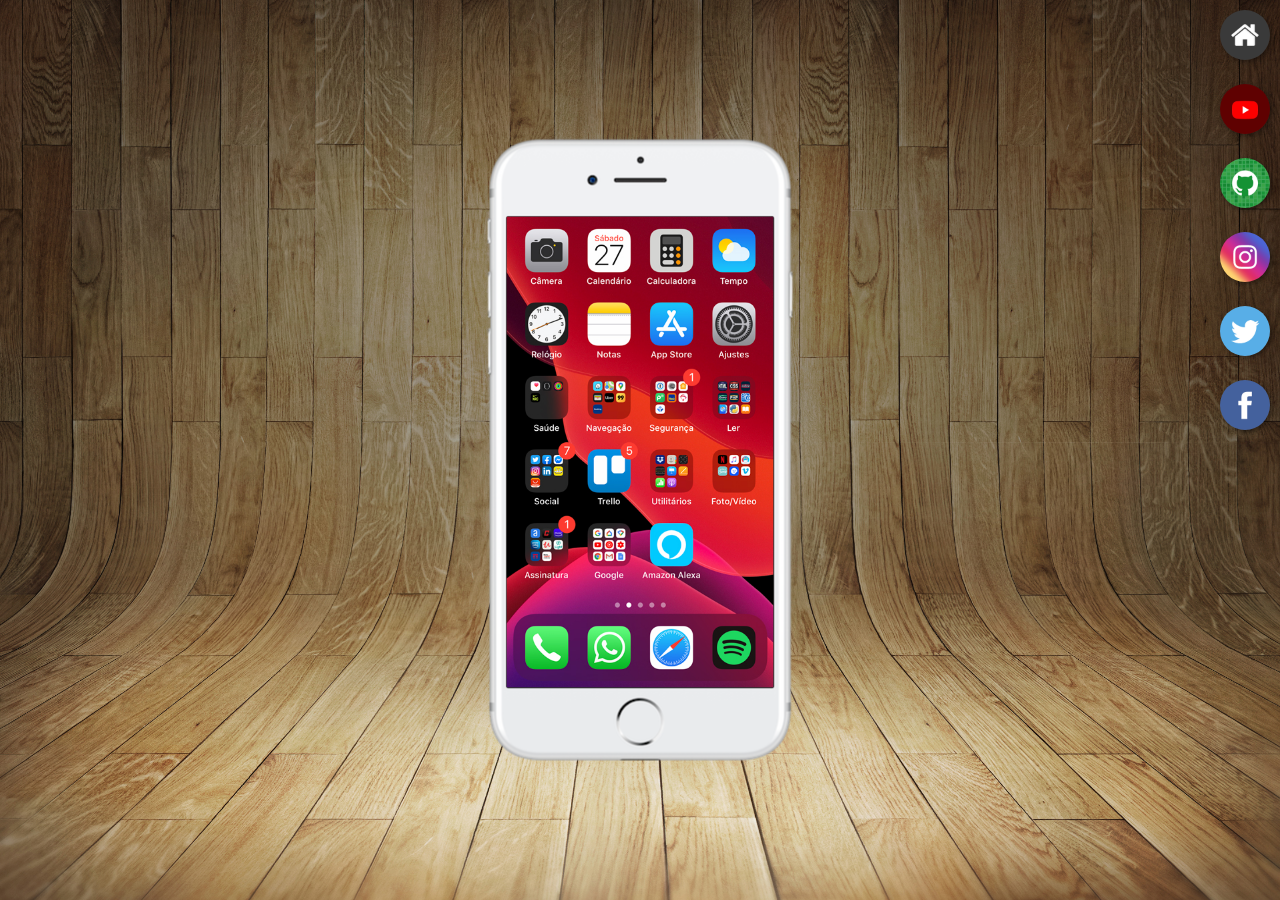
<file: index.html>
<!DOCTYPE html>
<html lang="pt-br">
<head>
    <meta charset="UTF-8">
    <meta name="viewport" content="width=device-width, initial-scale=1.0">
    <link rel="shortcut icon" href="favicon.ico" type="image/x-icon">
    <link rel="stylesheet" href="estilos/style.css">
    <title>Projeto Redes Sociais</title>
</head>
<body>
    <main>
        <section id="telefone">
            <iframe src="home.html" name="tela" id="tela" frameborder="0">Seu navegador não é compatível com isso.</iframe>
        </section>
        <section id="redes-sociais">
            <a href="home.html" target="tela"><img src="imagens/logo-home.jpg" alt="Home"></a><br>
            <a href="youtube.html" target="tela"><img src="imagens/logo-youtube.jpg" alt="YouTube"></a><br>
            <a href="github.html" target="tela"><img src="imagens/logo-github.jpg" alt="GitHub"></a><br>
            <a href="instagram.html" target="tela"><img src="imagens/logo-instagram.jpg" alt="Instagram"></a><br>
            <a href="twitter.html" target="tela"><img src="imagens/logo-twitter.jpg" alt="Twitter"></a><br>
            <a href="facebook.html" target="tela"><img src="imagens/logo-facebook.jpg" alt="Facebook"></a>
        </section>
    </main>    
</body>
</html>
</file>
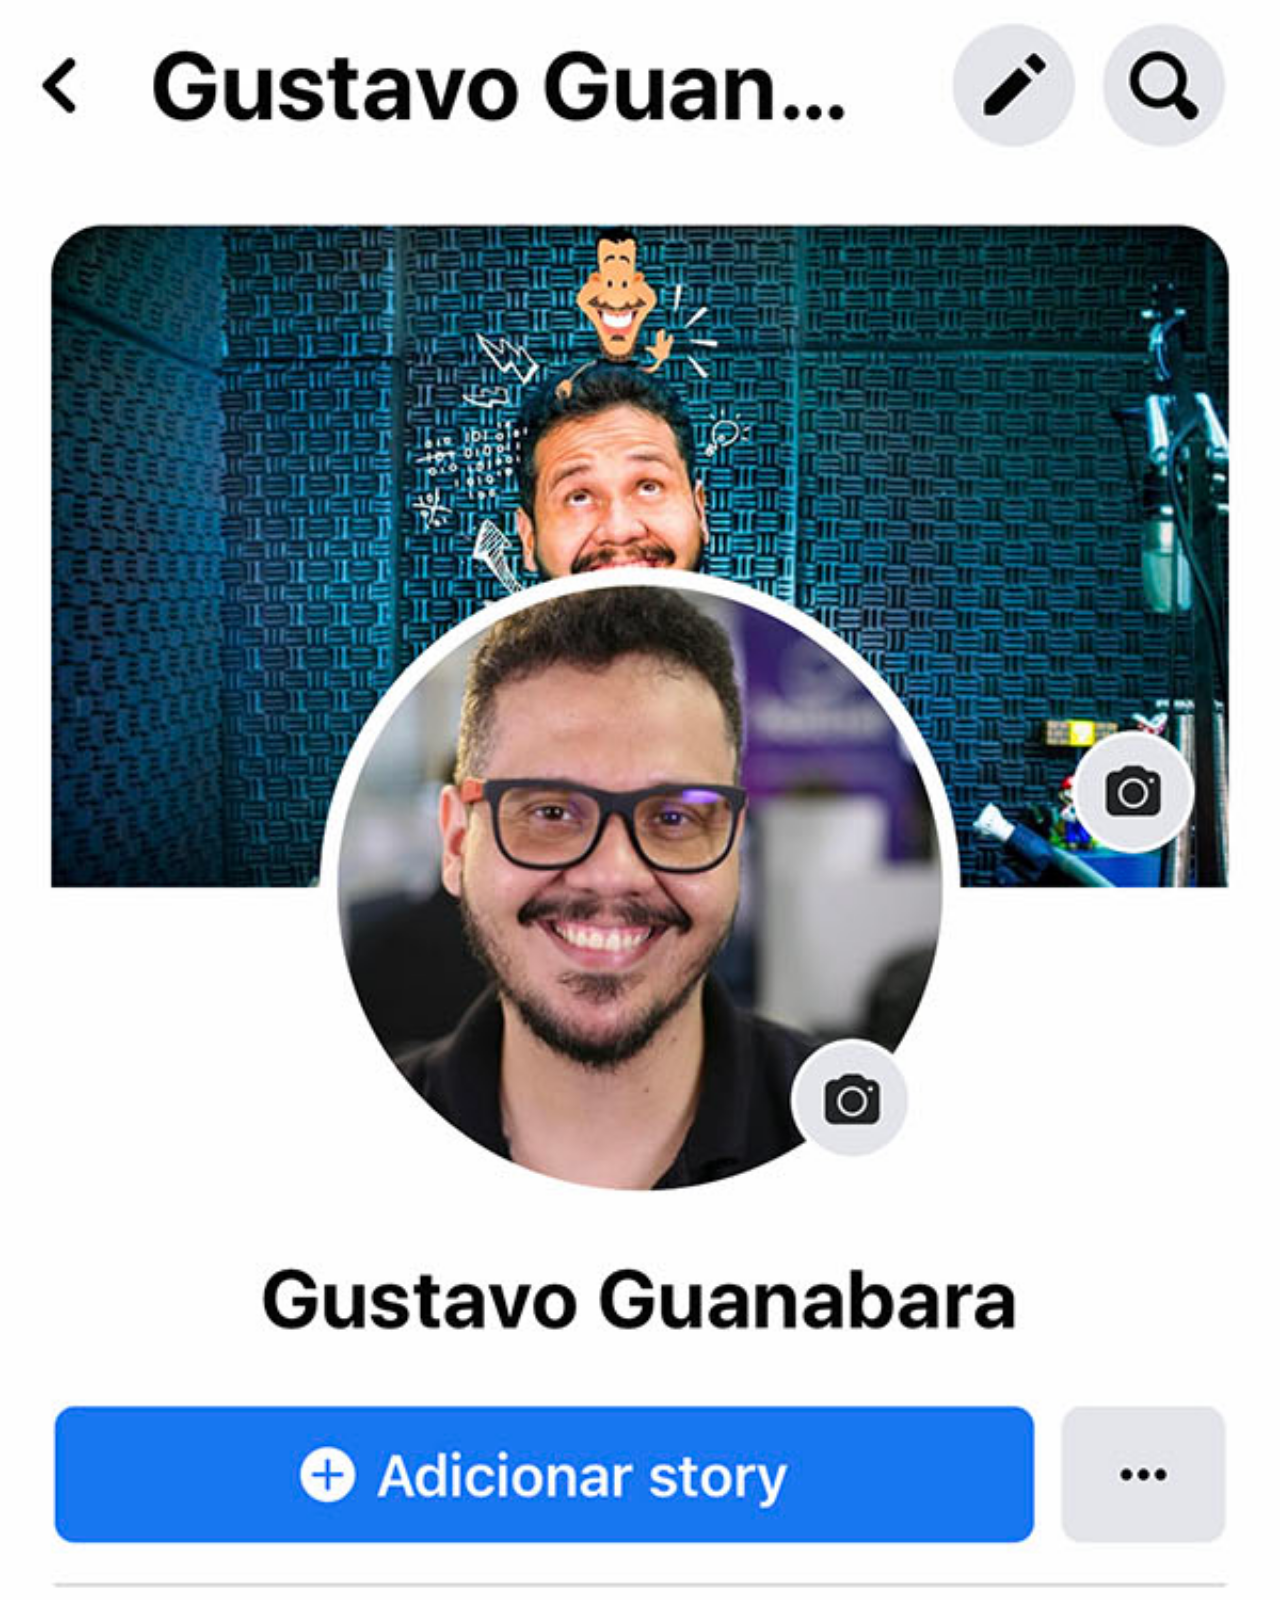
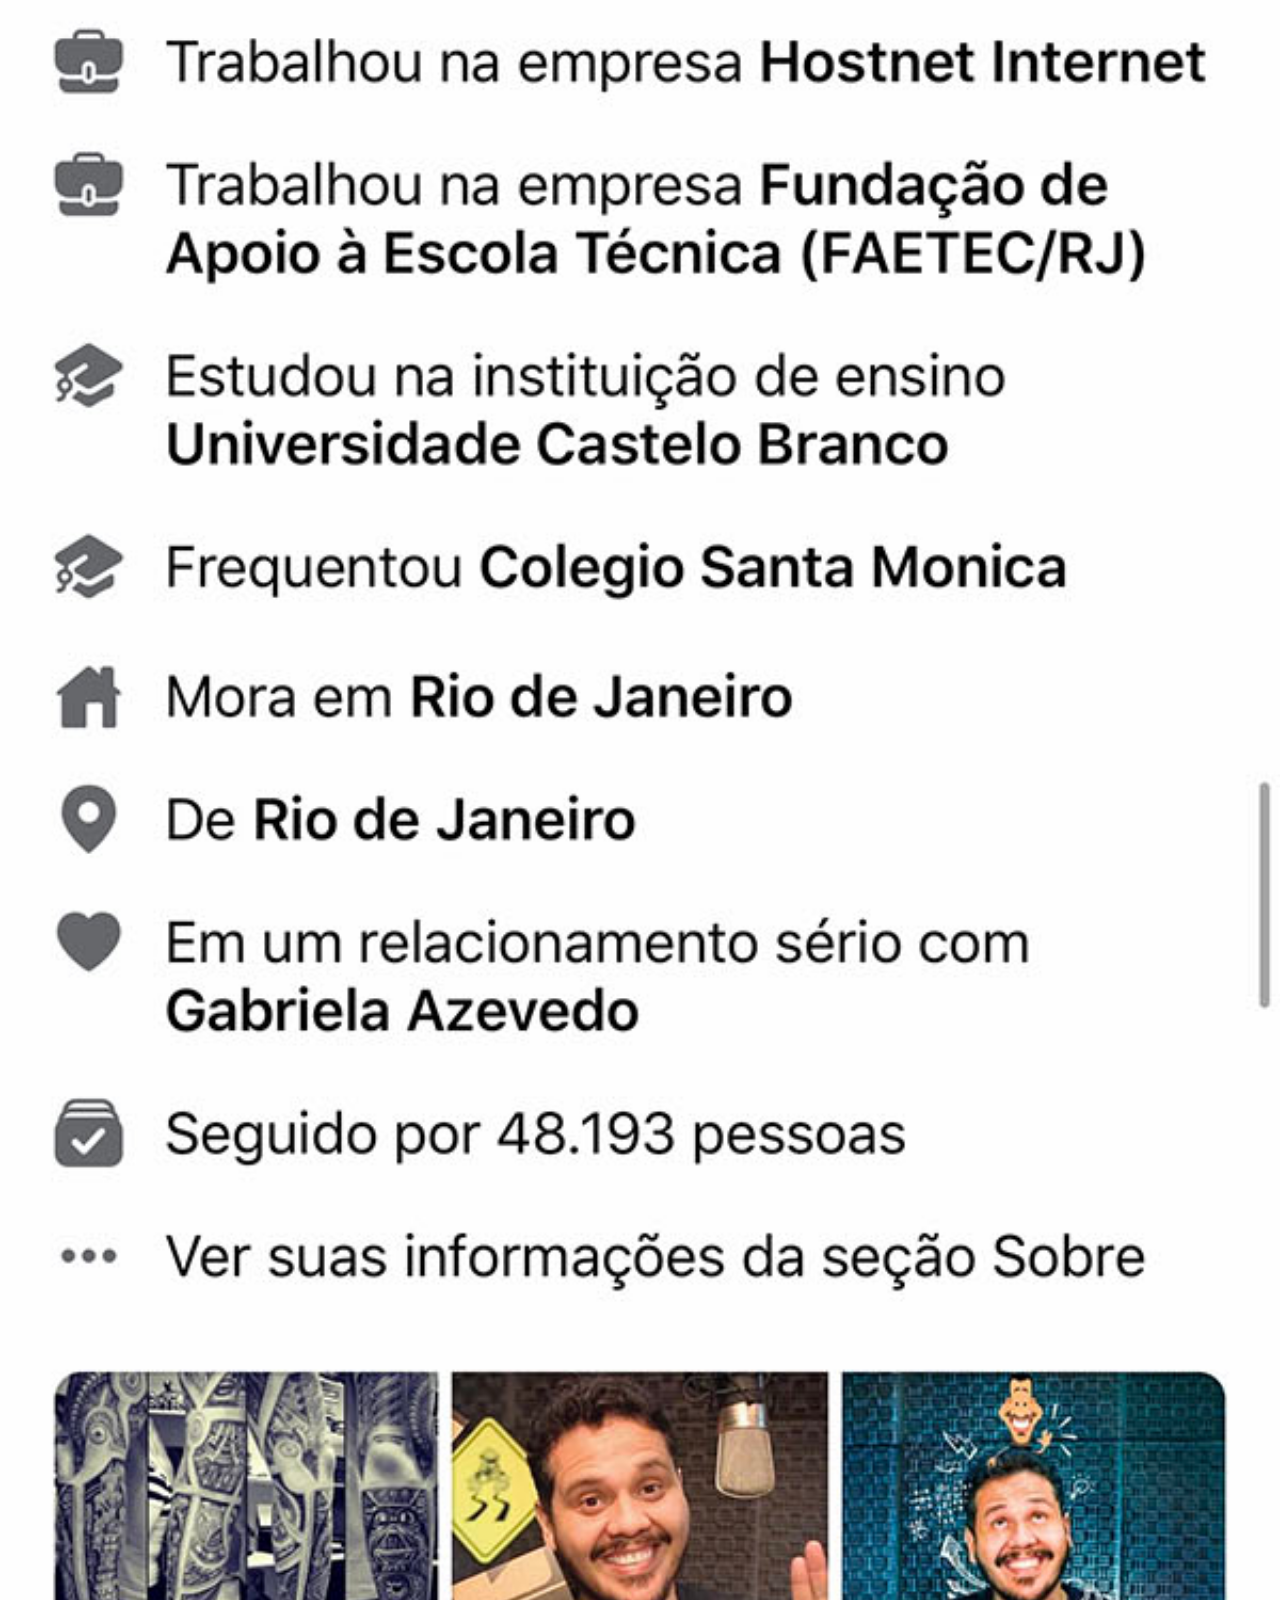
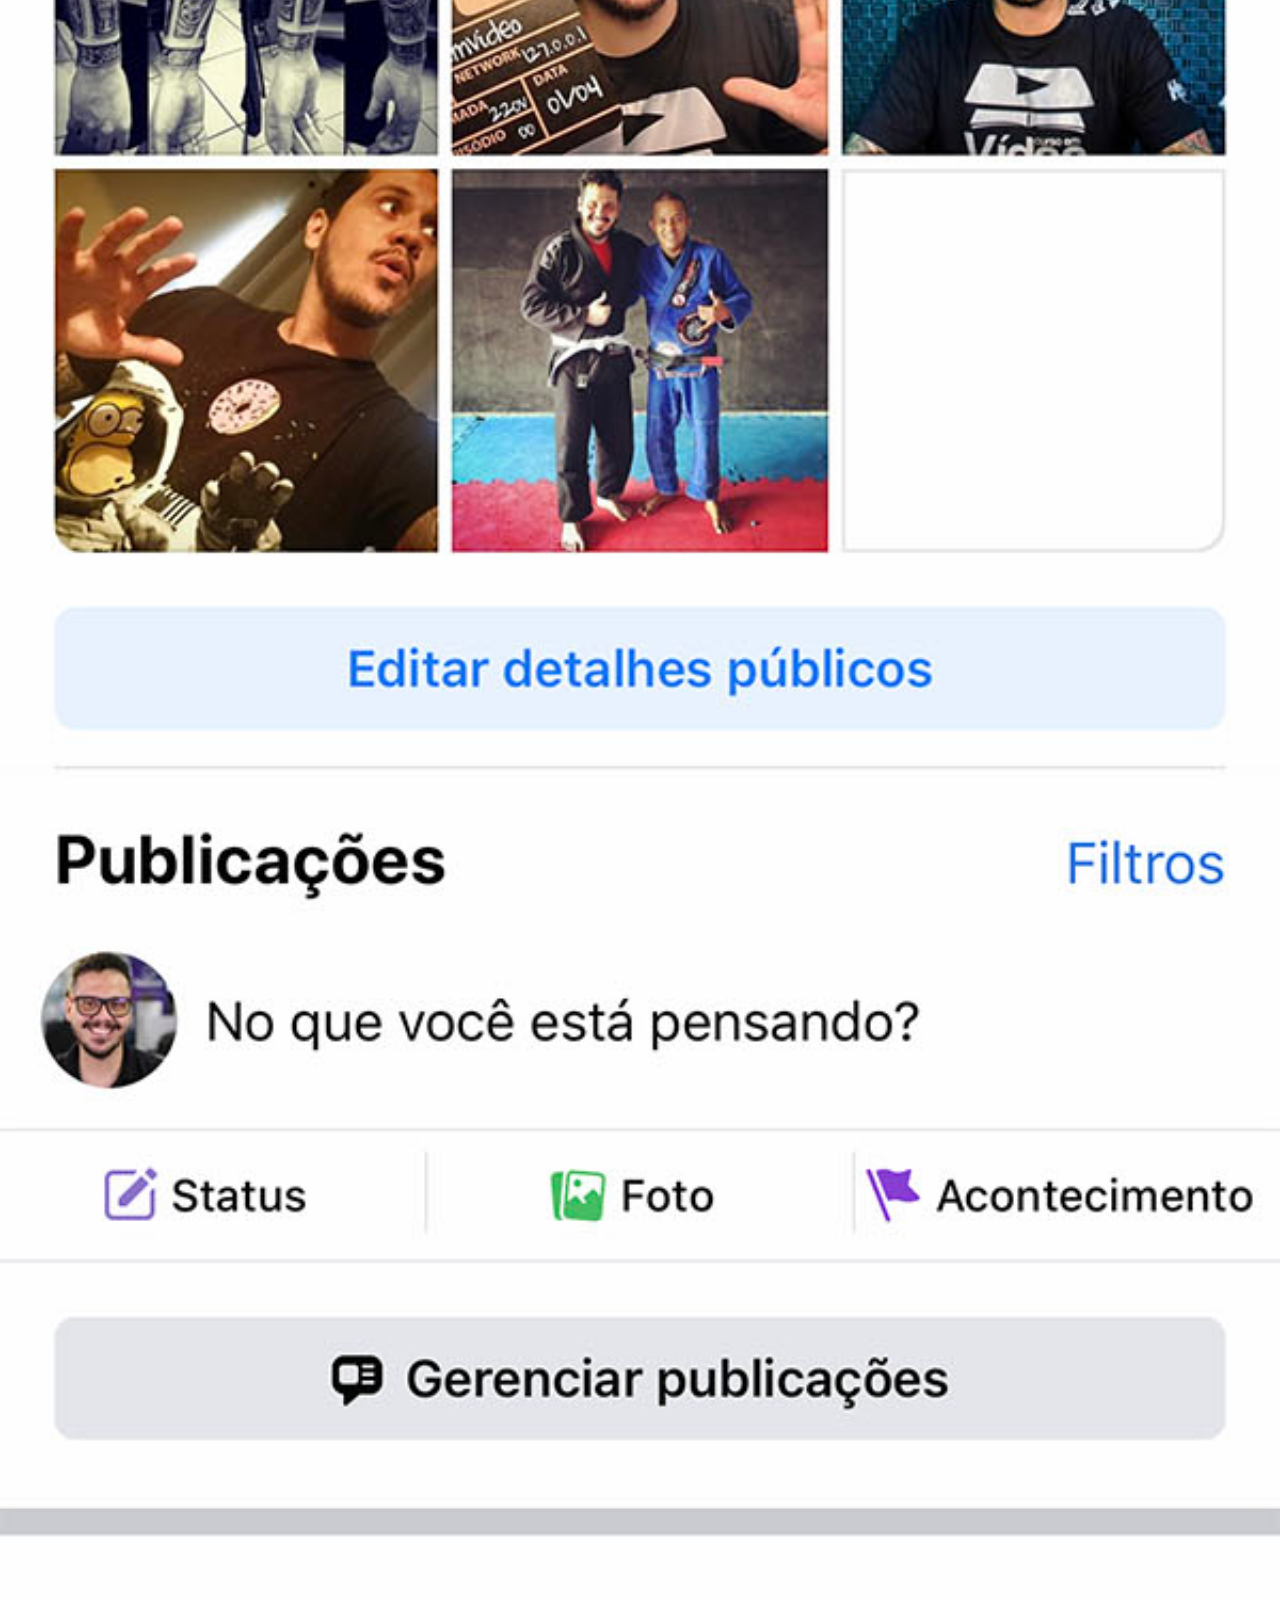
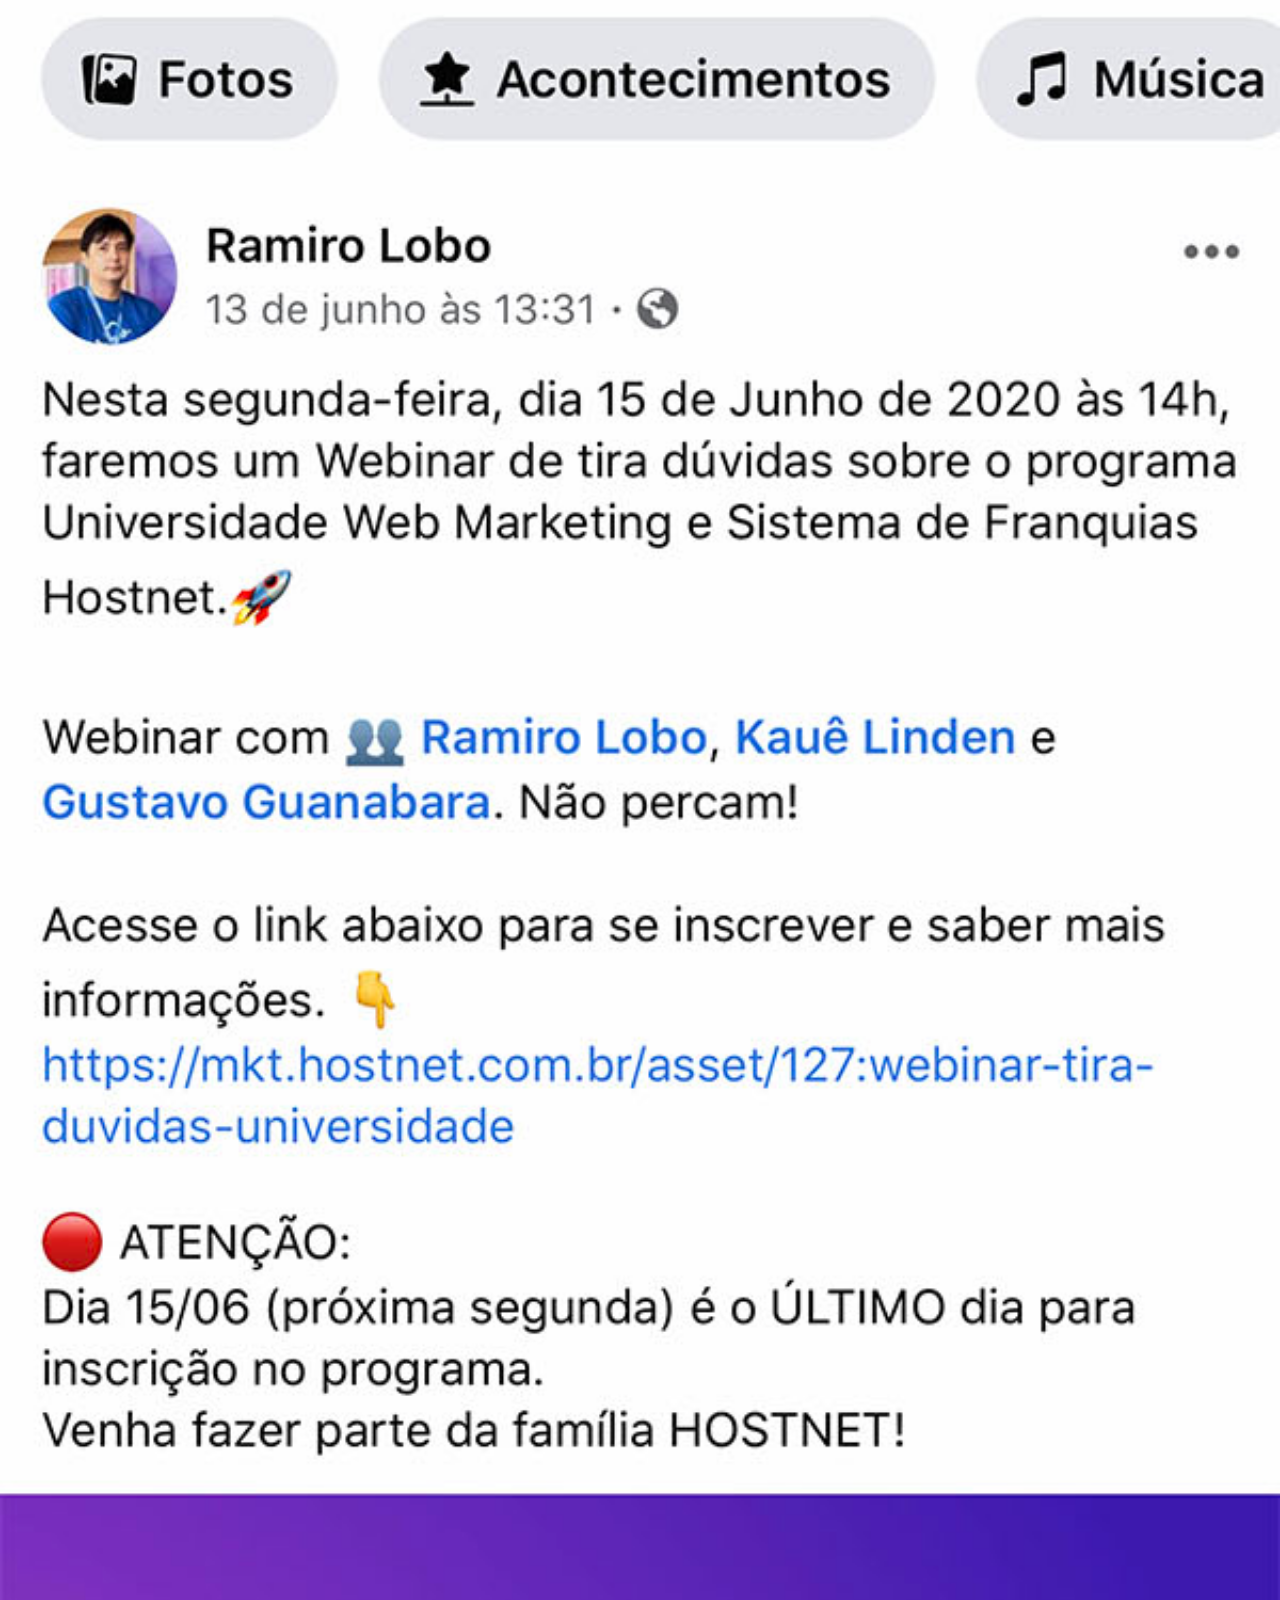
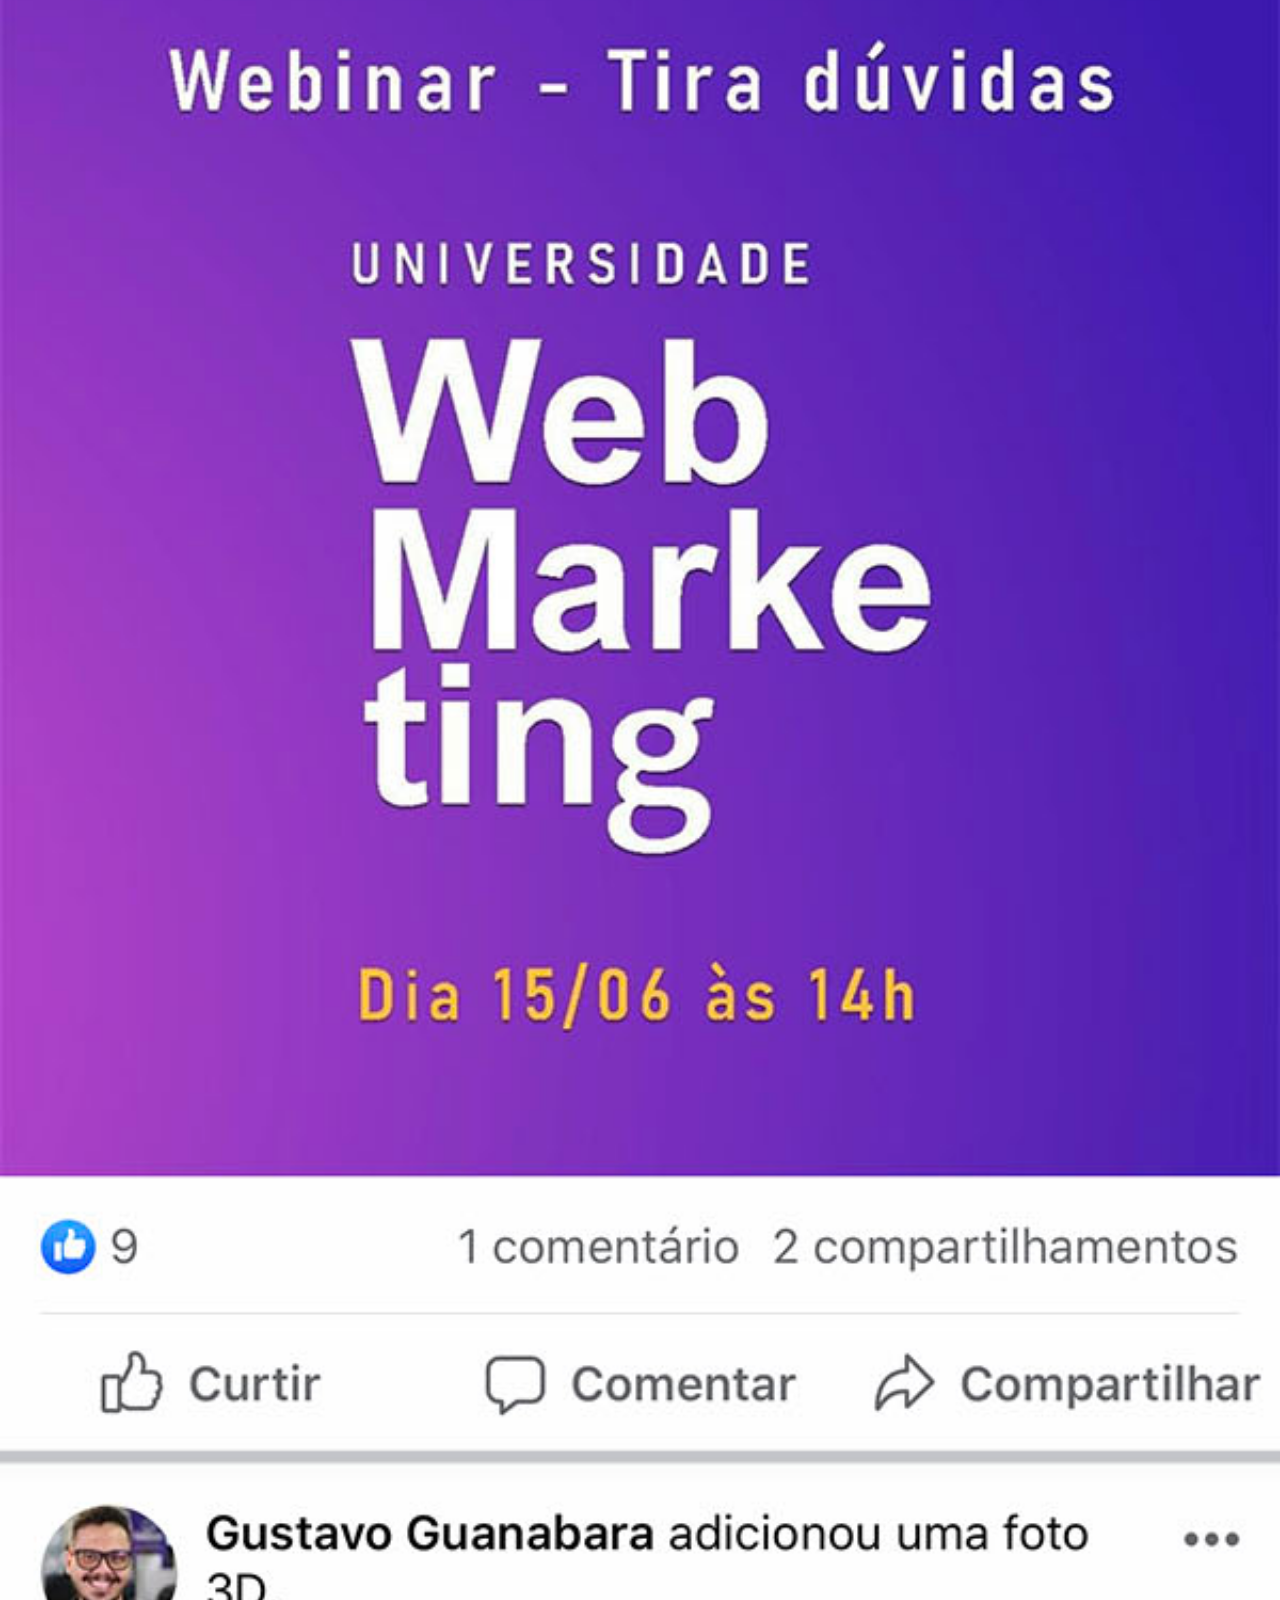
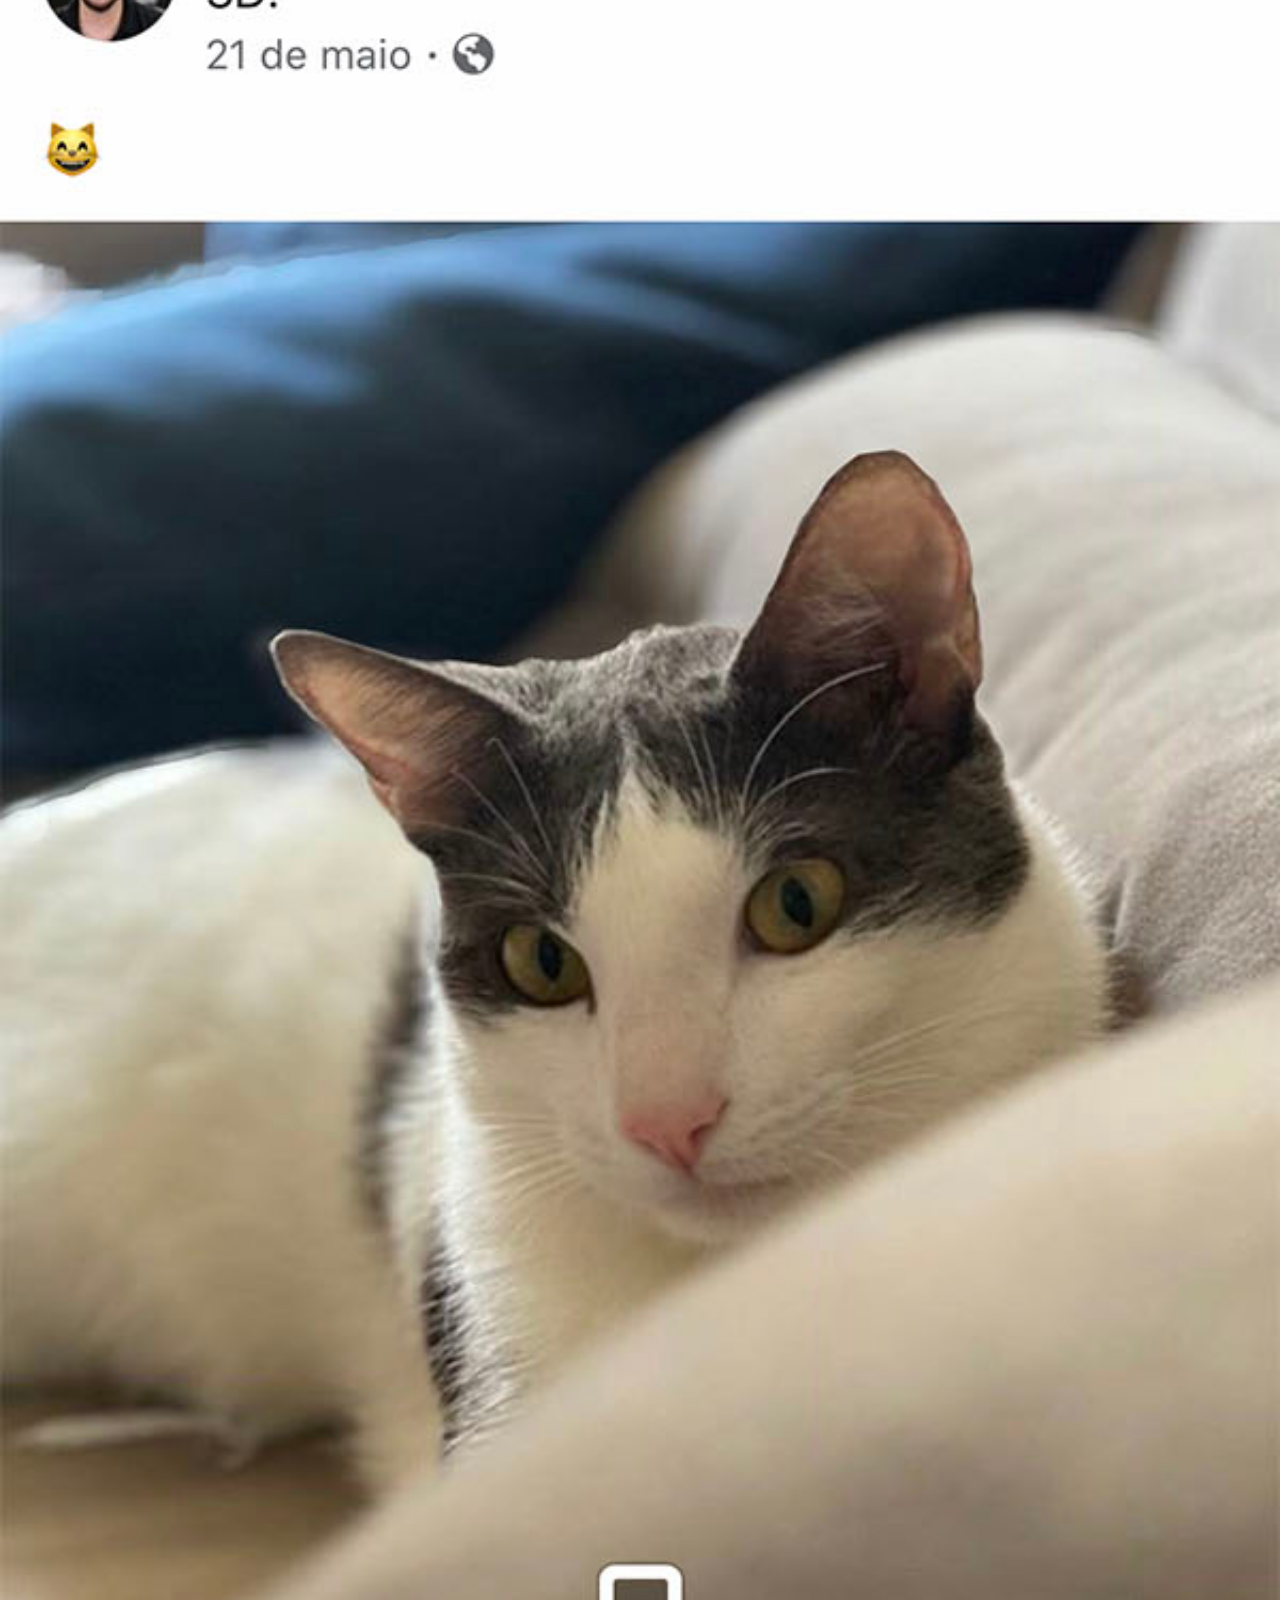
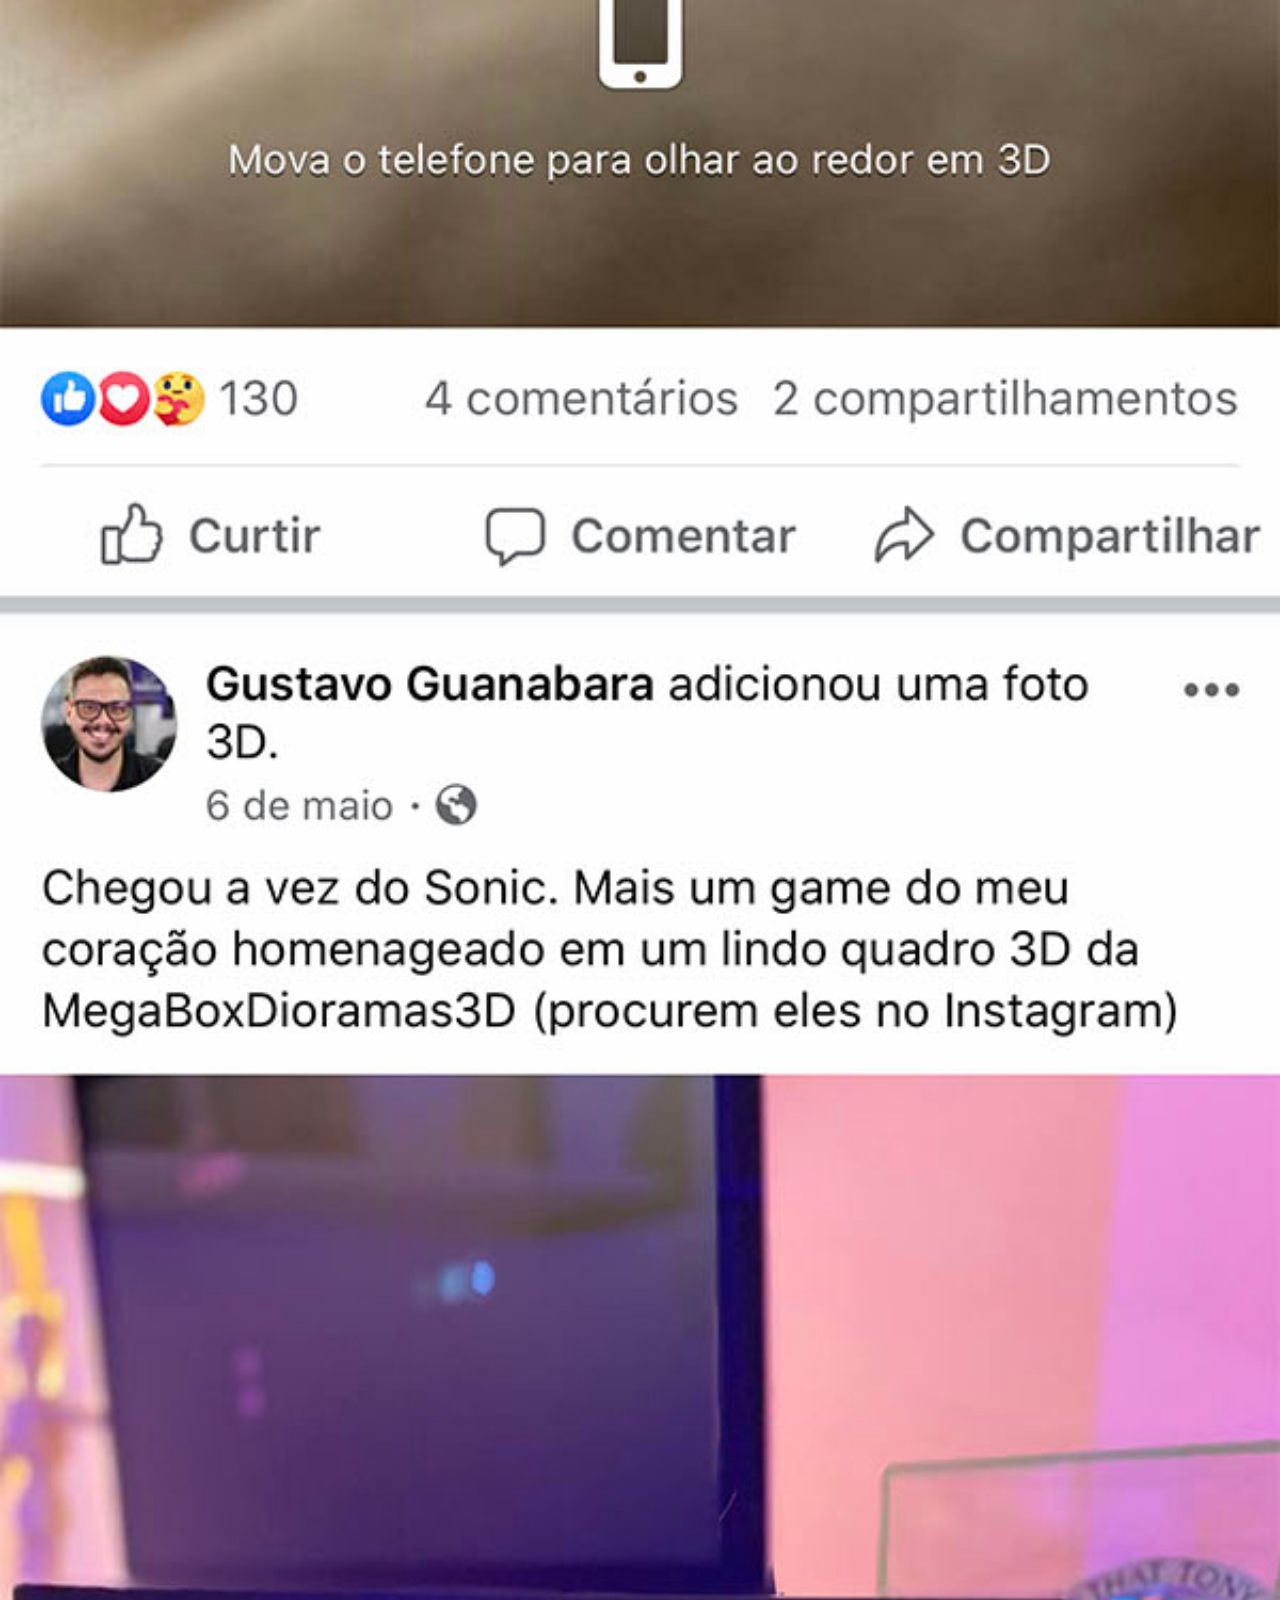
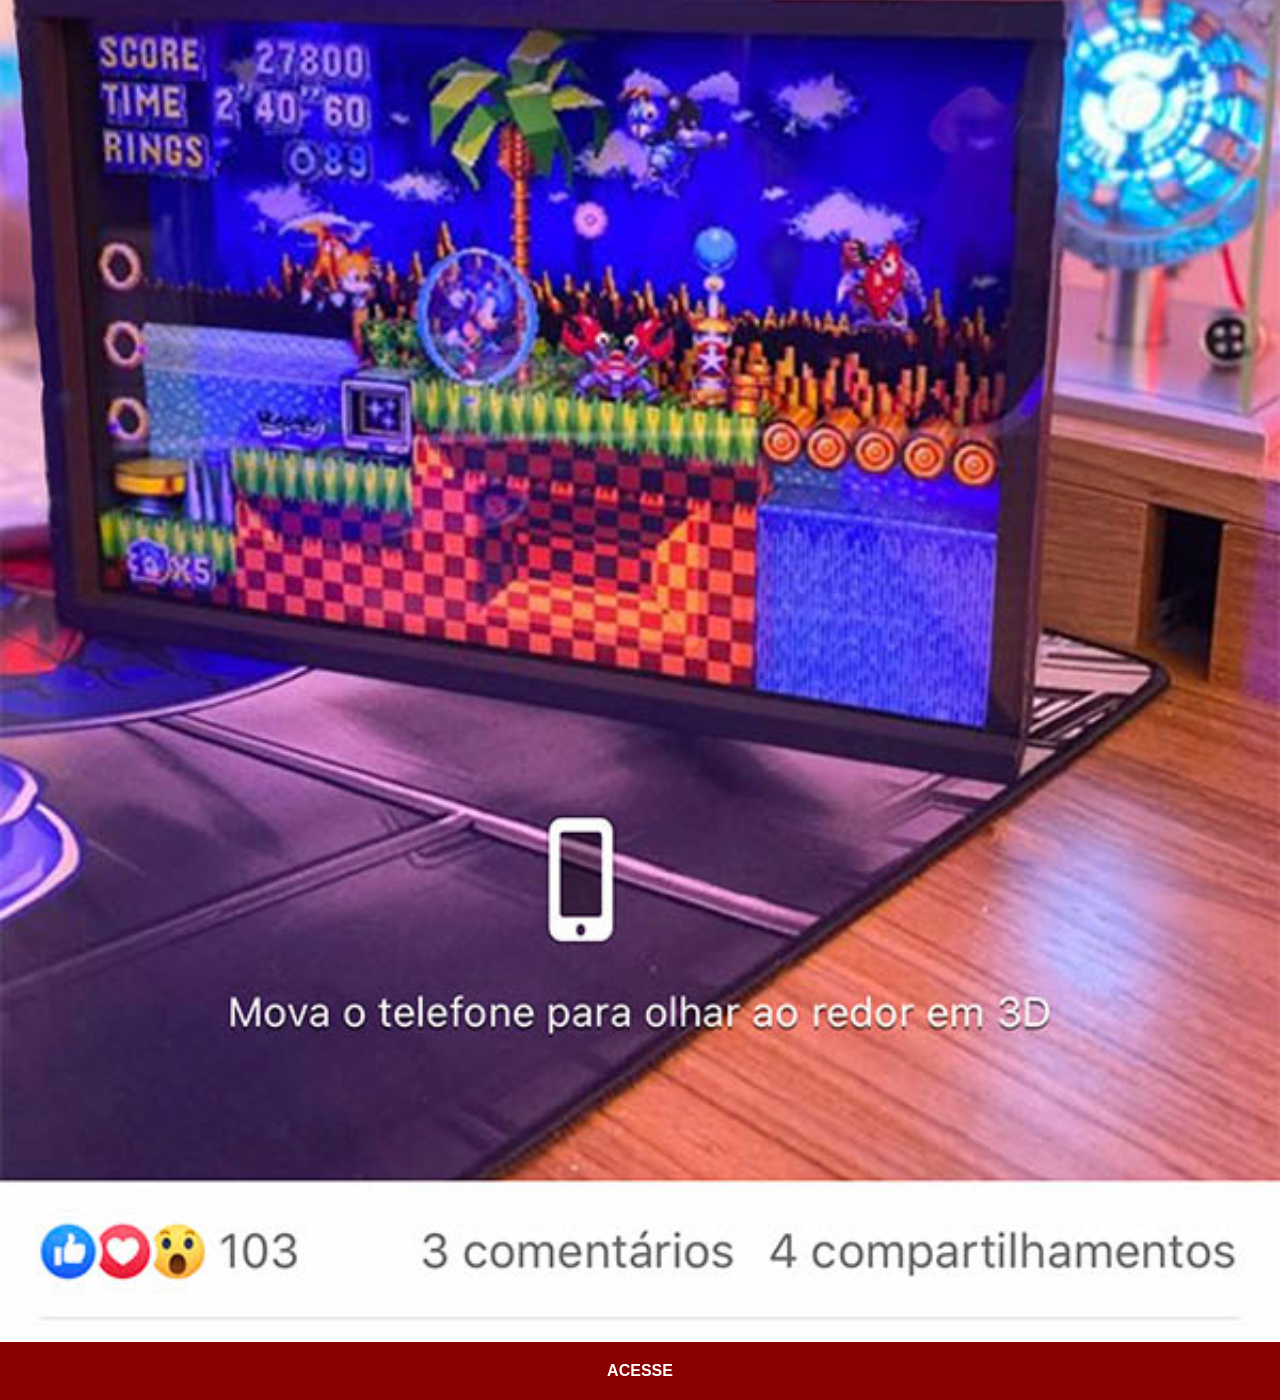
<file: facebook.html>
<!DOCTYPE html>
<html lang="pt-br">
<head>
    <meta charset="UTF-8">
    <meta name="viewport" content="width=device-width, initial-scale=1.0">
    <title>Facebook</title>
    <link rel="stylesheet" href="estilos/social.css">
</head>
<body>
    <img src="imagens/tela-facebook.jpg" alt="Facebook">
    <a href="https://www.facebook.com/vinicius.montes.16" target="_blank">ACESSE</a>    
</body>
</html>
</file>
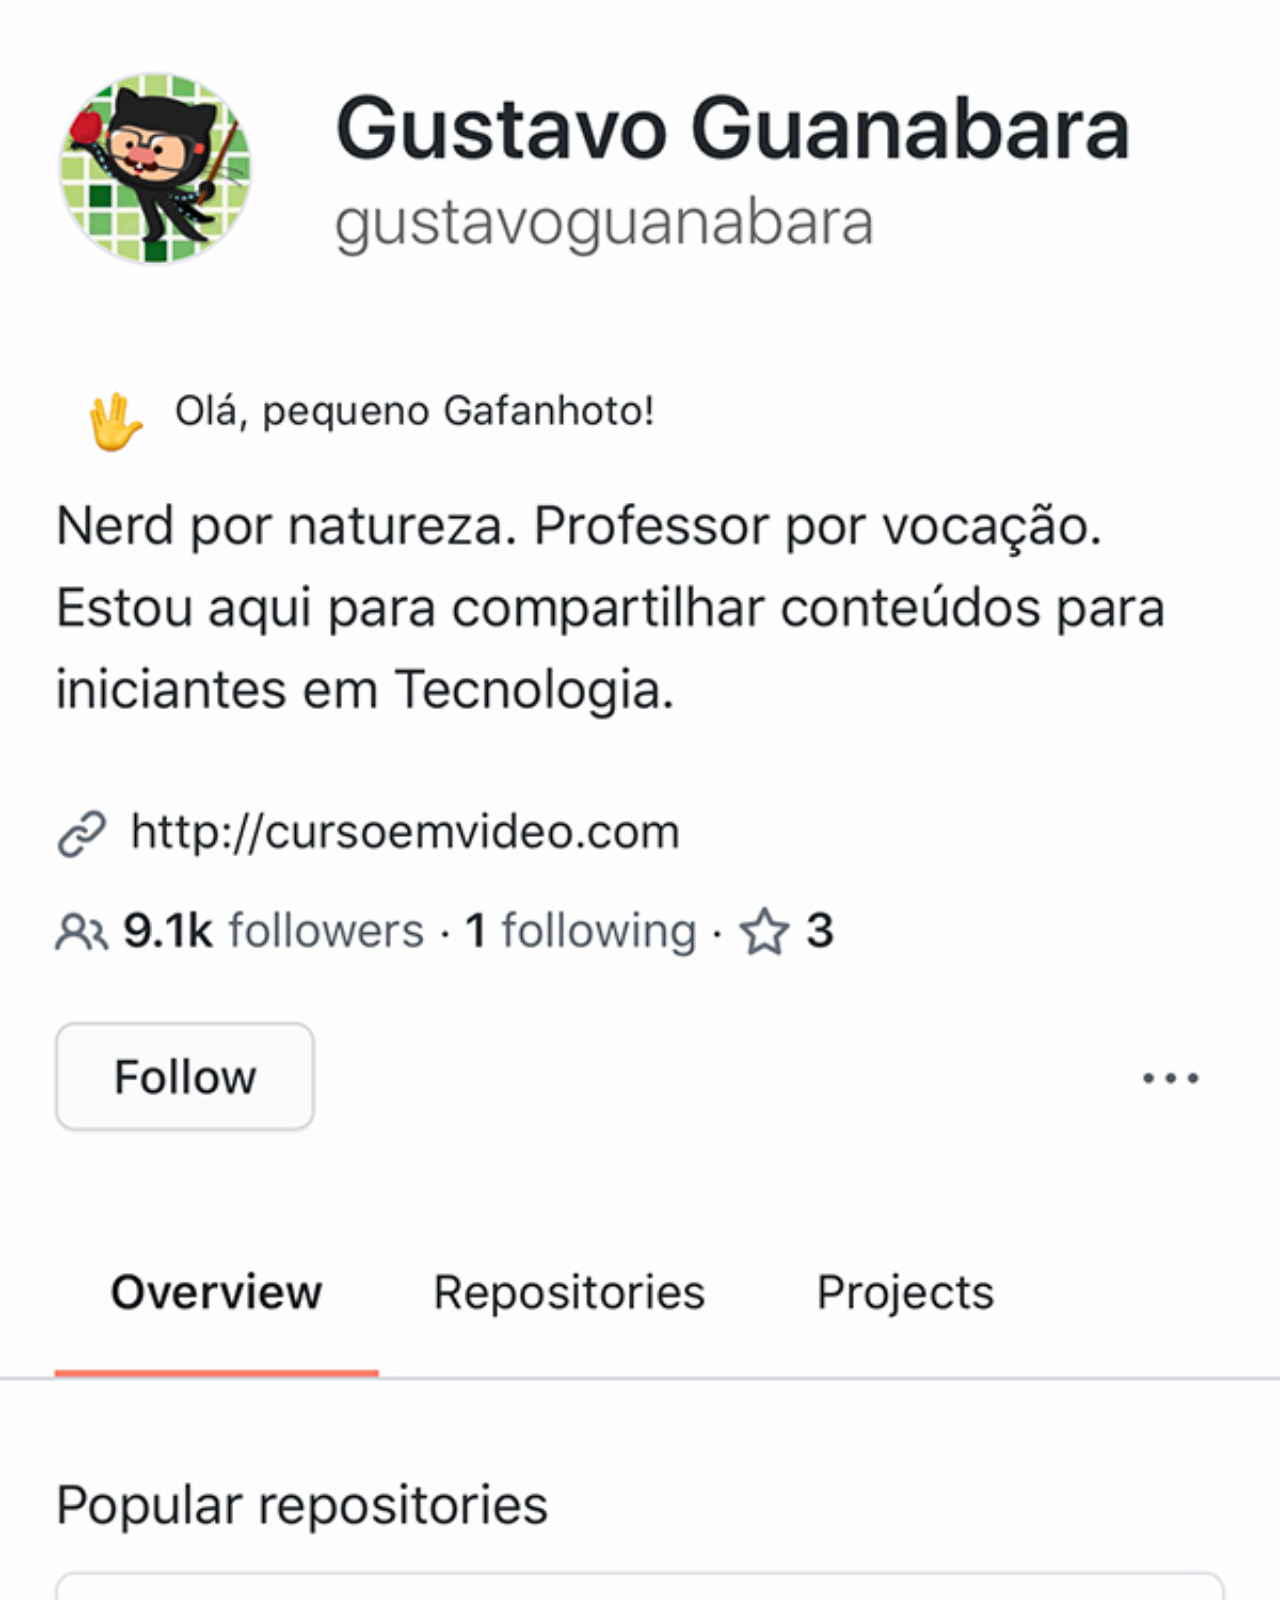
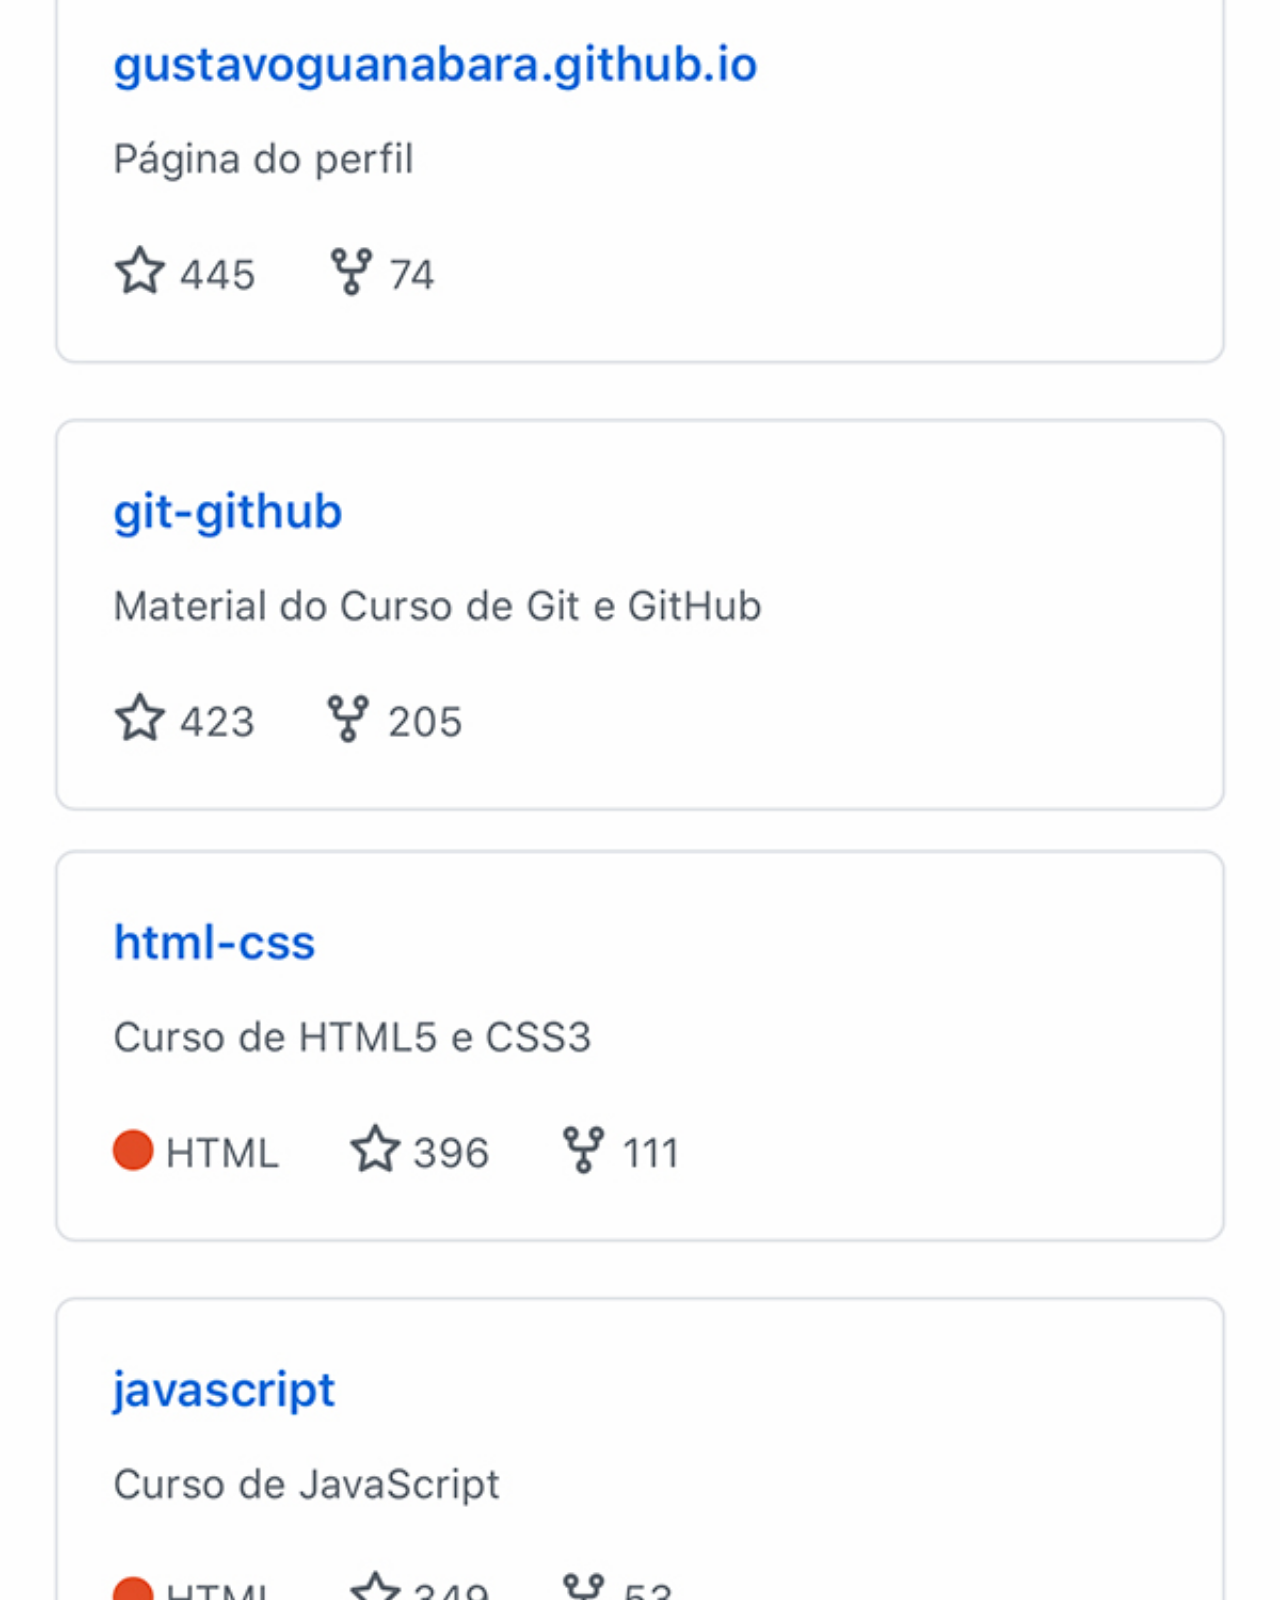
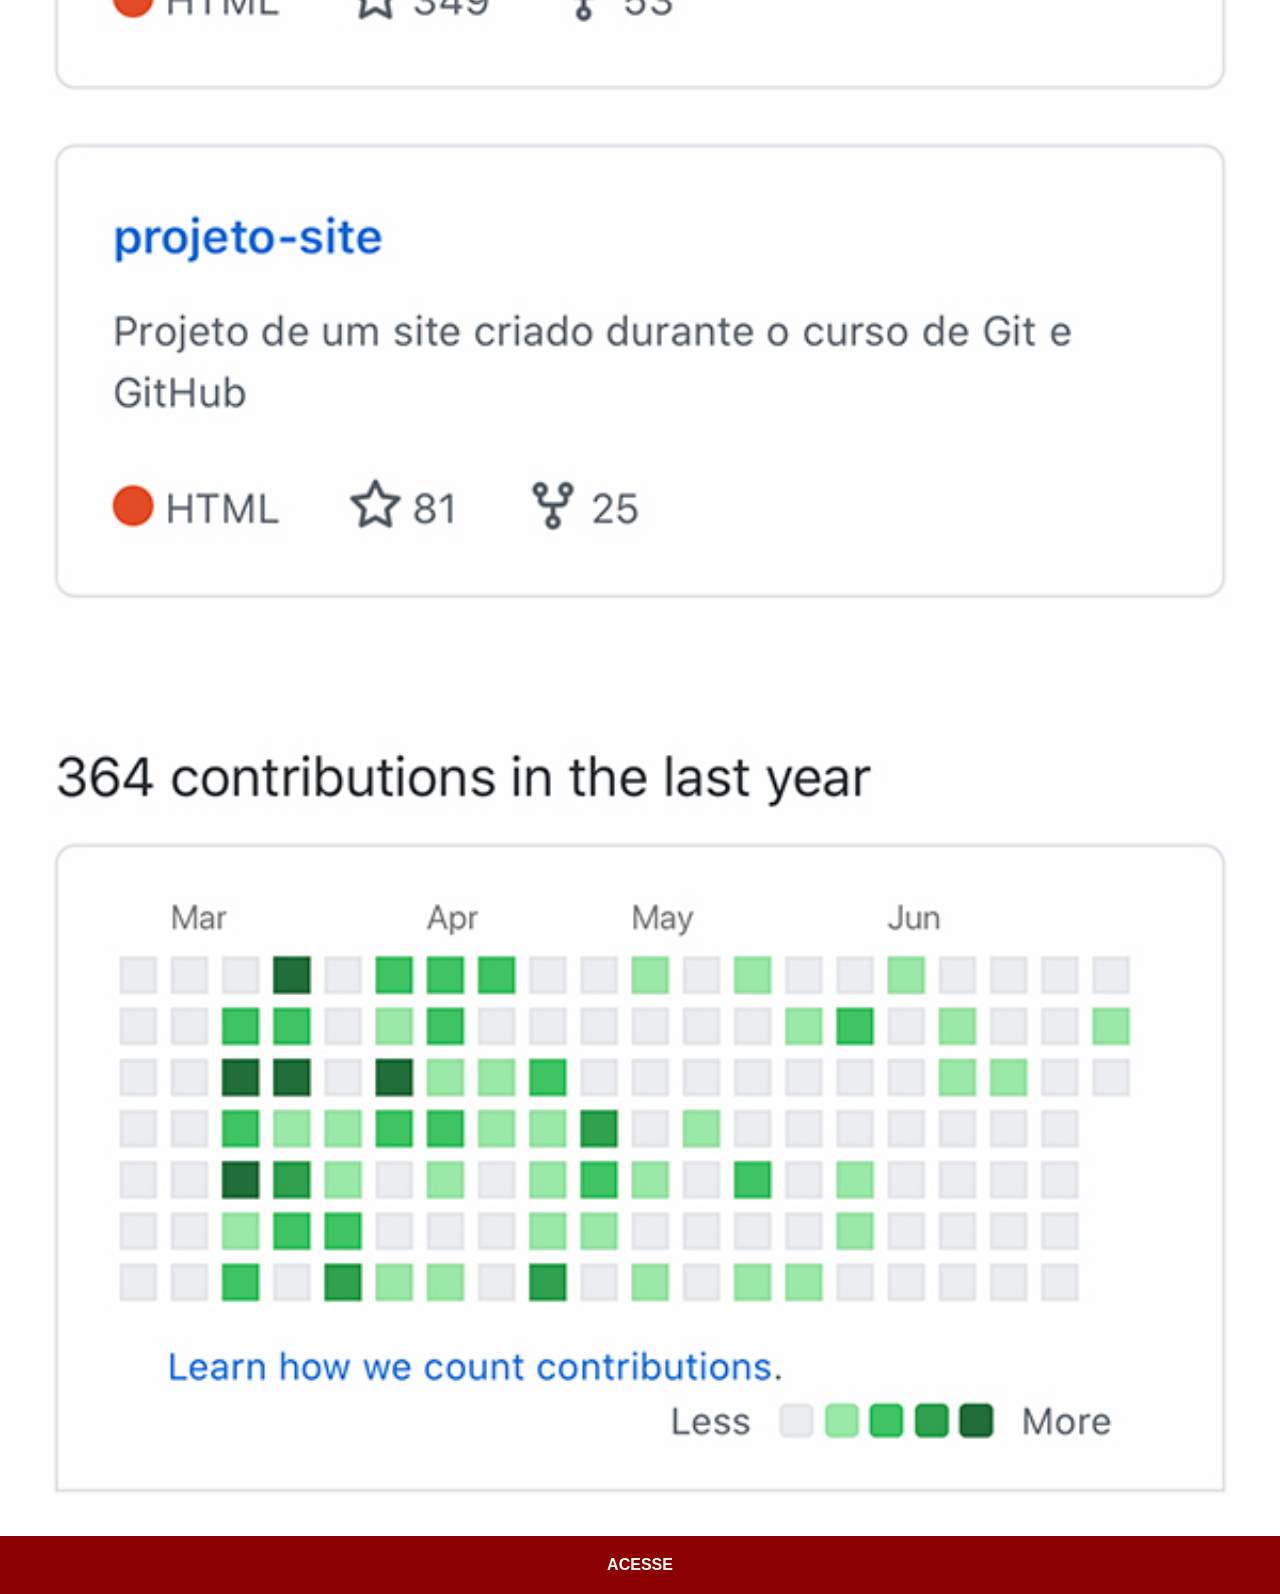
<file: github.html>
<!DOCTYPE html>
<html lang="pt-br">
<head>
    <meta charset="UTF-8">
    <meta name="viewport" content="width=device-width, initial-scale=1.0">
    <title>GitHub</title>
    <link rel="stylesheet" href="estilos/social.css">
</head>
<body>
    <img src="imagens/tela-github.jpg" alt="GitHub">
    <a href="https://github.com/vinimontes" target="_blank">ACESSE</a>    
</body>
</html>
</file>
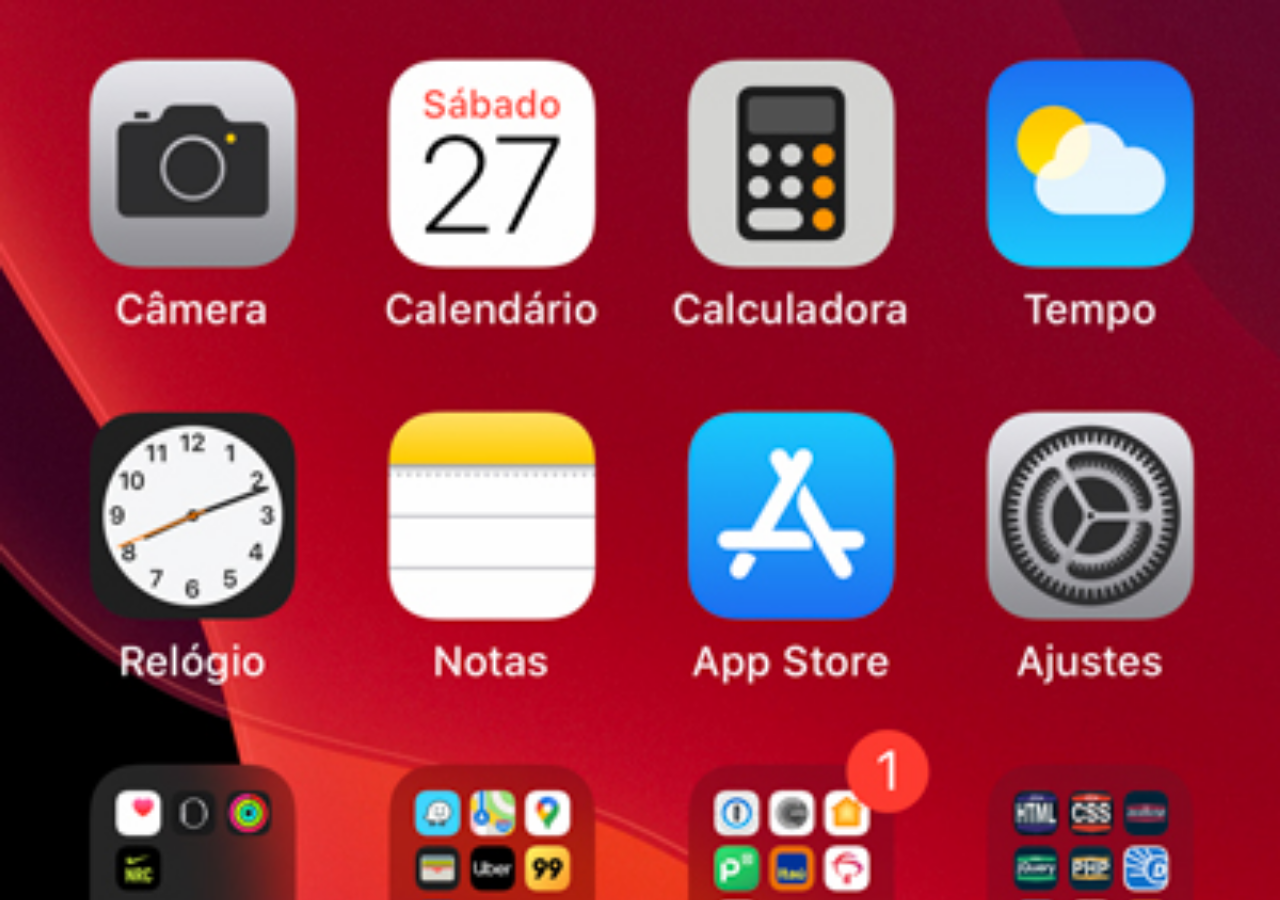
<file: home.html>
<!DOCTYPE html>
<html lang="pt-br">
<head>
    <meta charset="UTF-8">
    <meta name="viewport" content="width=device-width, initial-scale=1.0">
    <title>Home</title>
</head>
<style>
    * {
        margin: 0px;
        padding: 0px;
    }
    body {
        width: 100vw;
        height: 100vh;
        background: black url('imagens/tela-home.jpg') no-repeat top center;
        background-size: cover;
    }
</style>
<body>
    
</body>
</html>
</file>
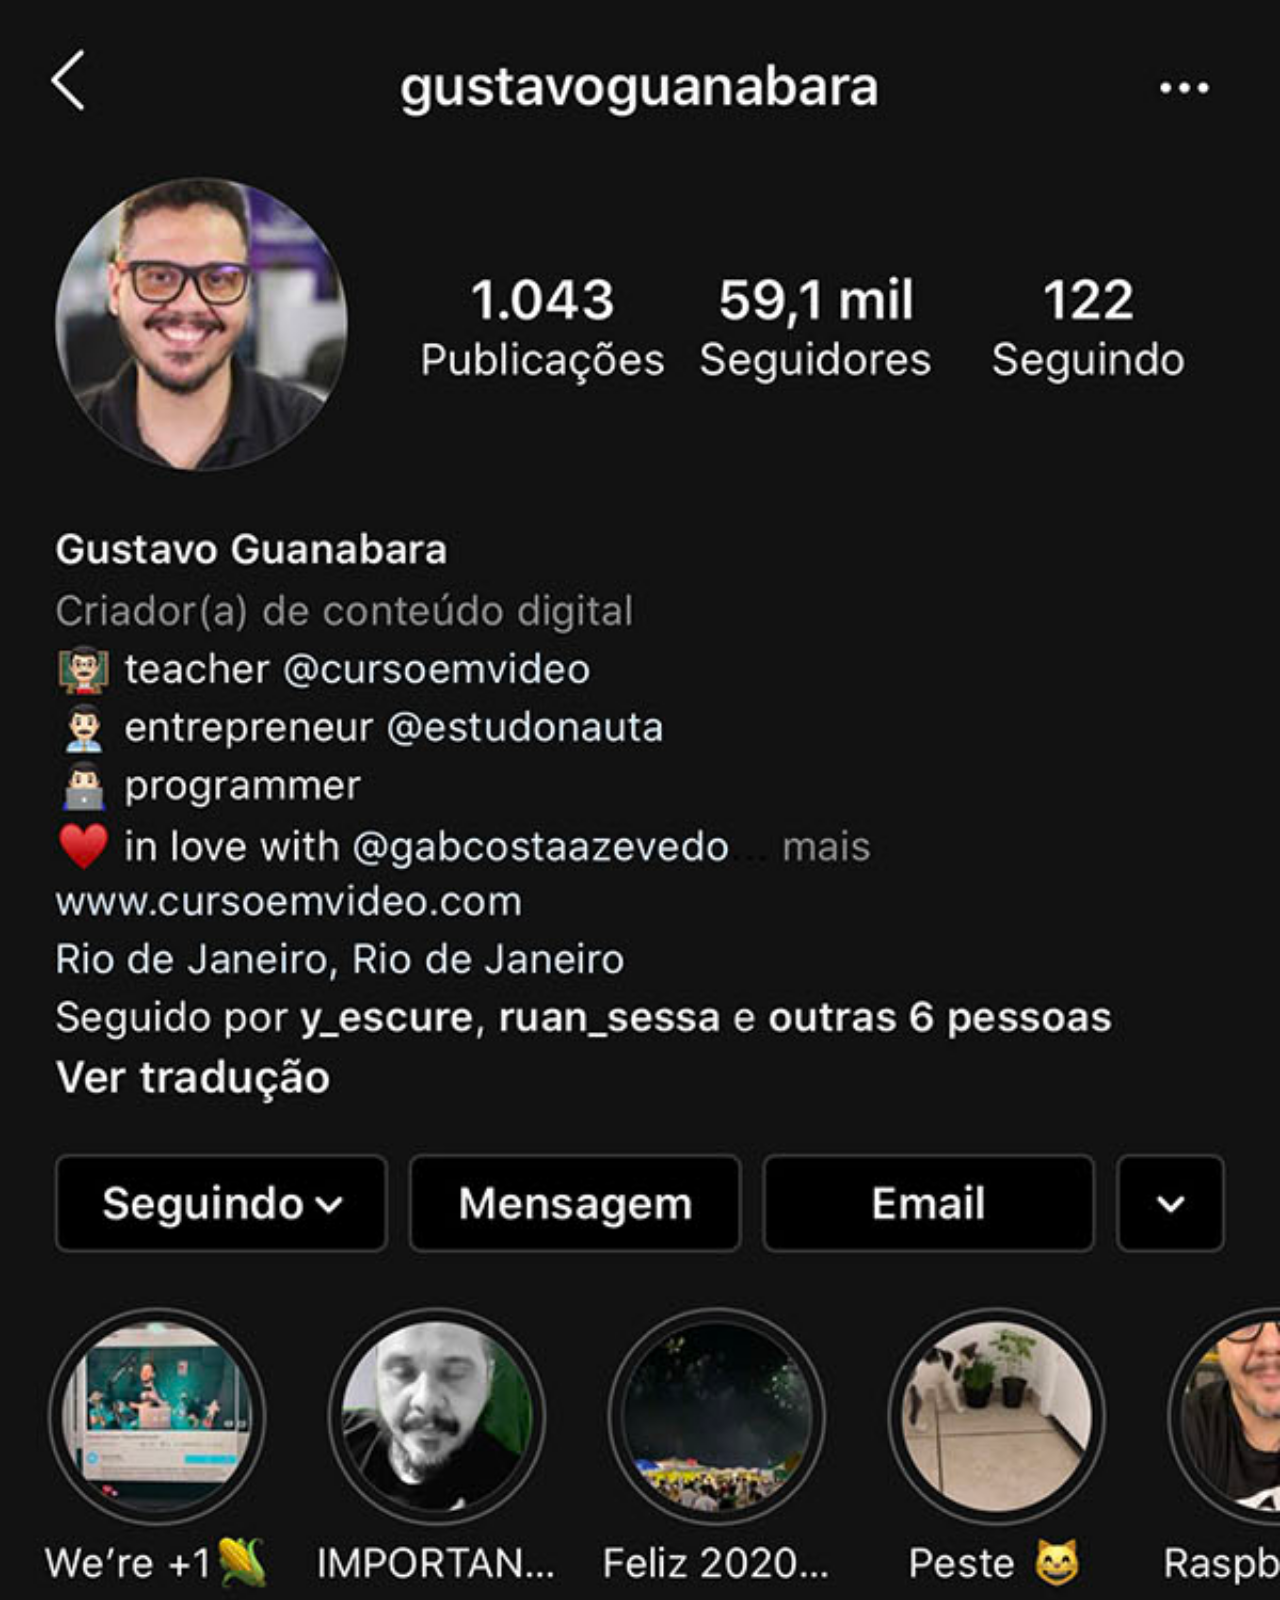
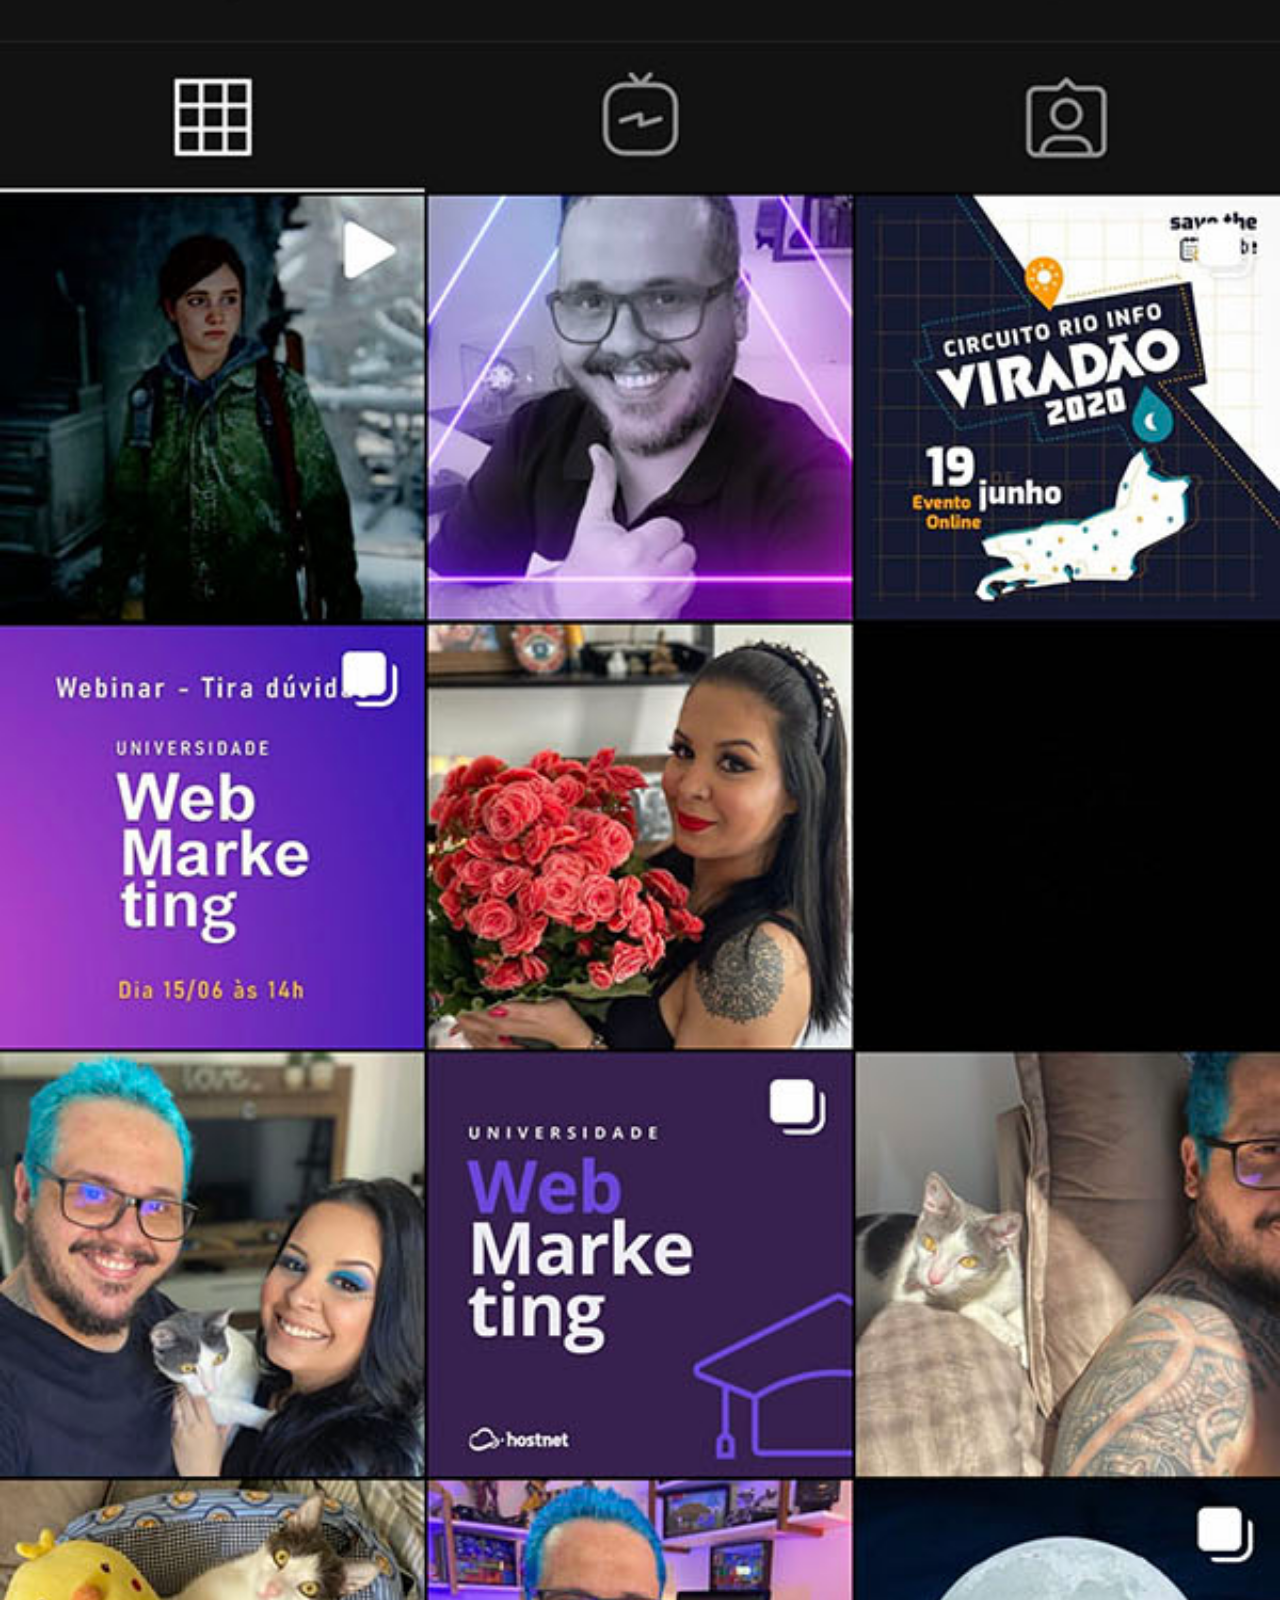
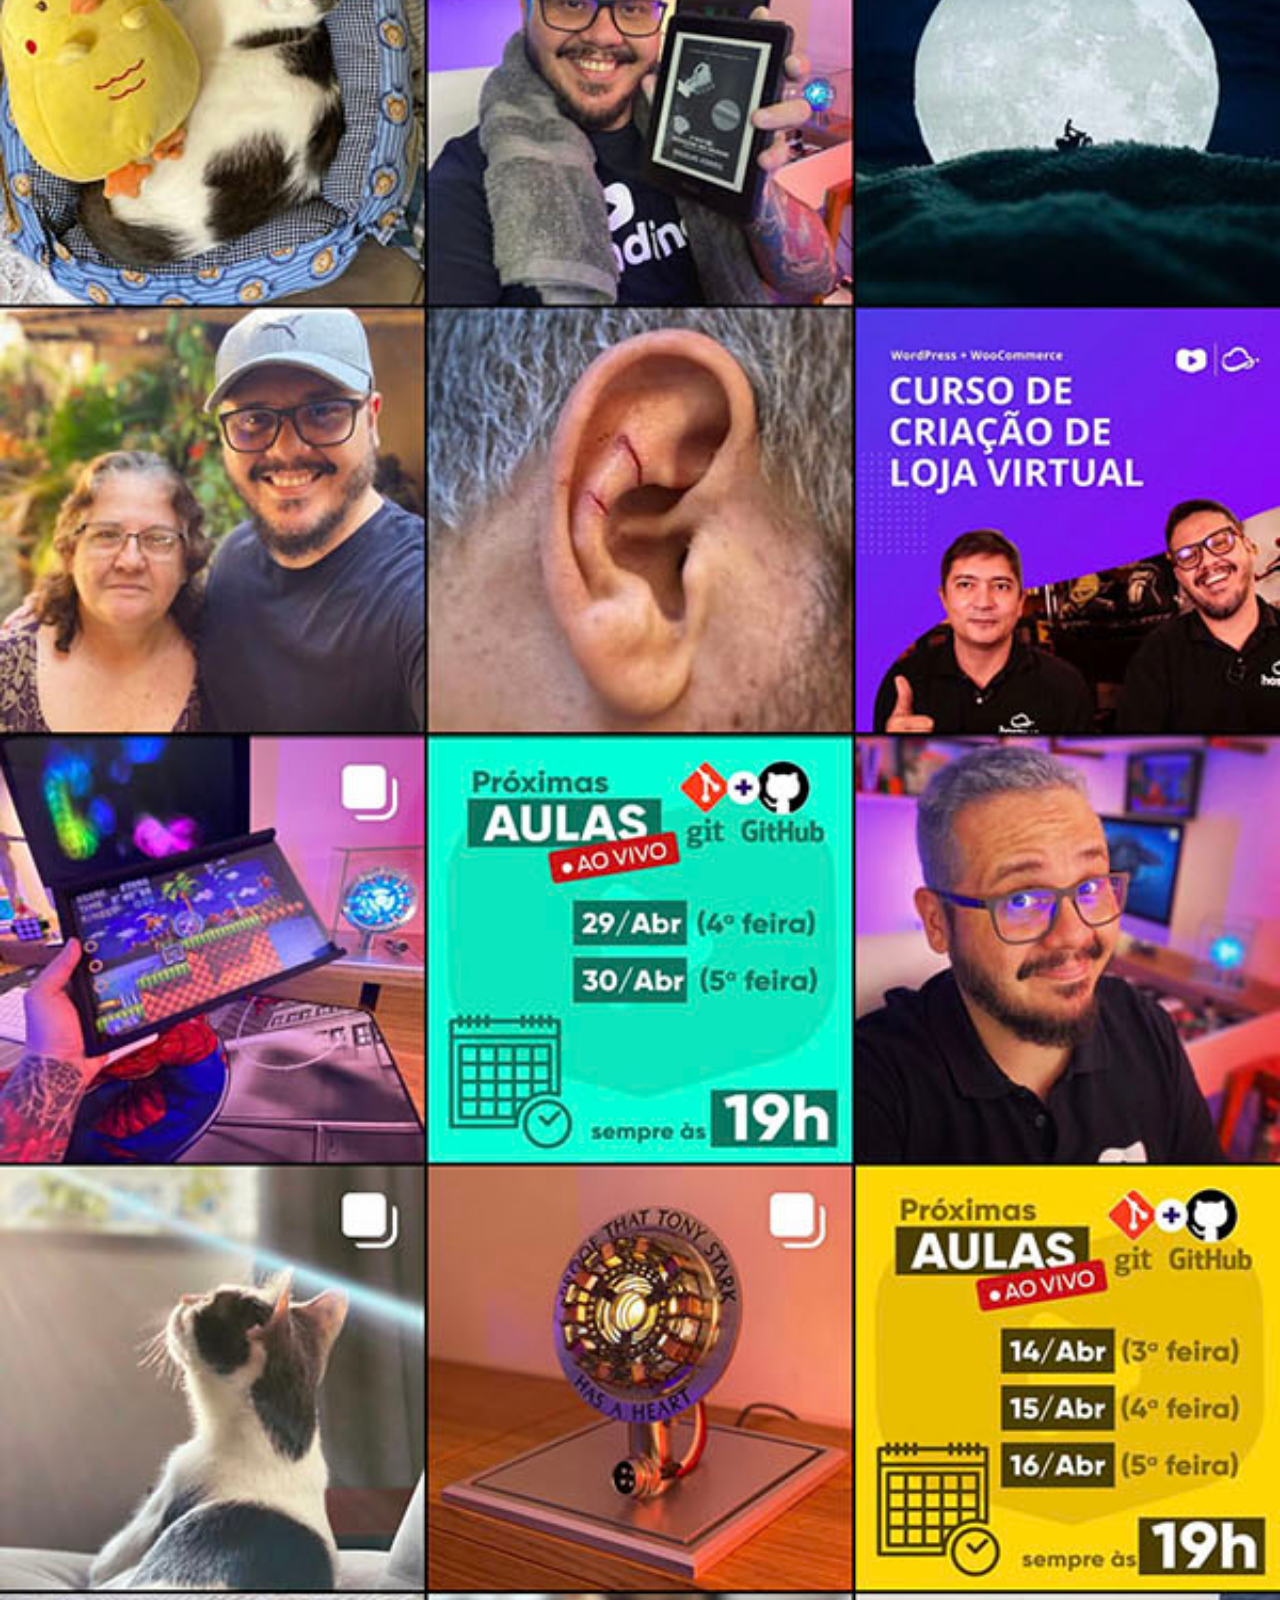
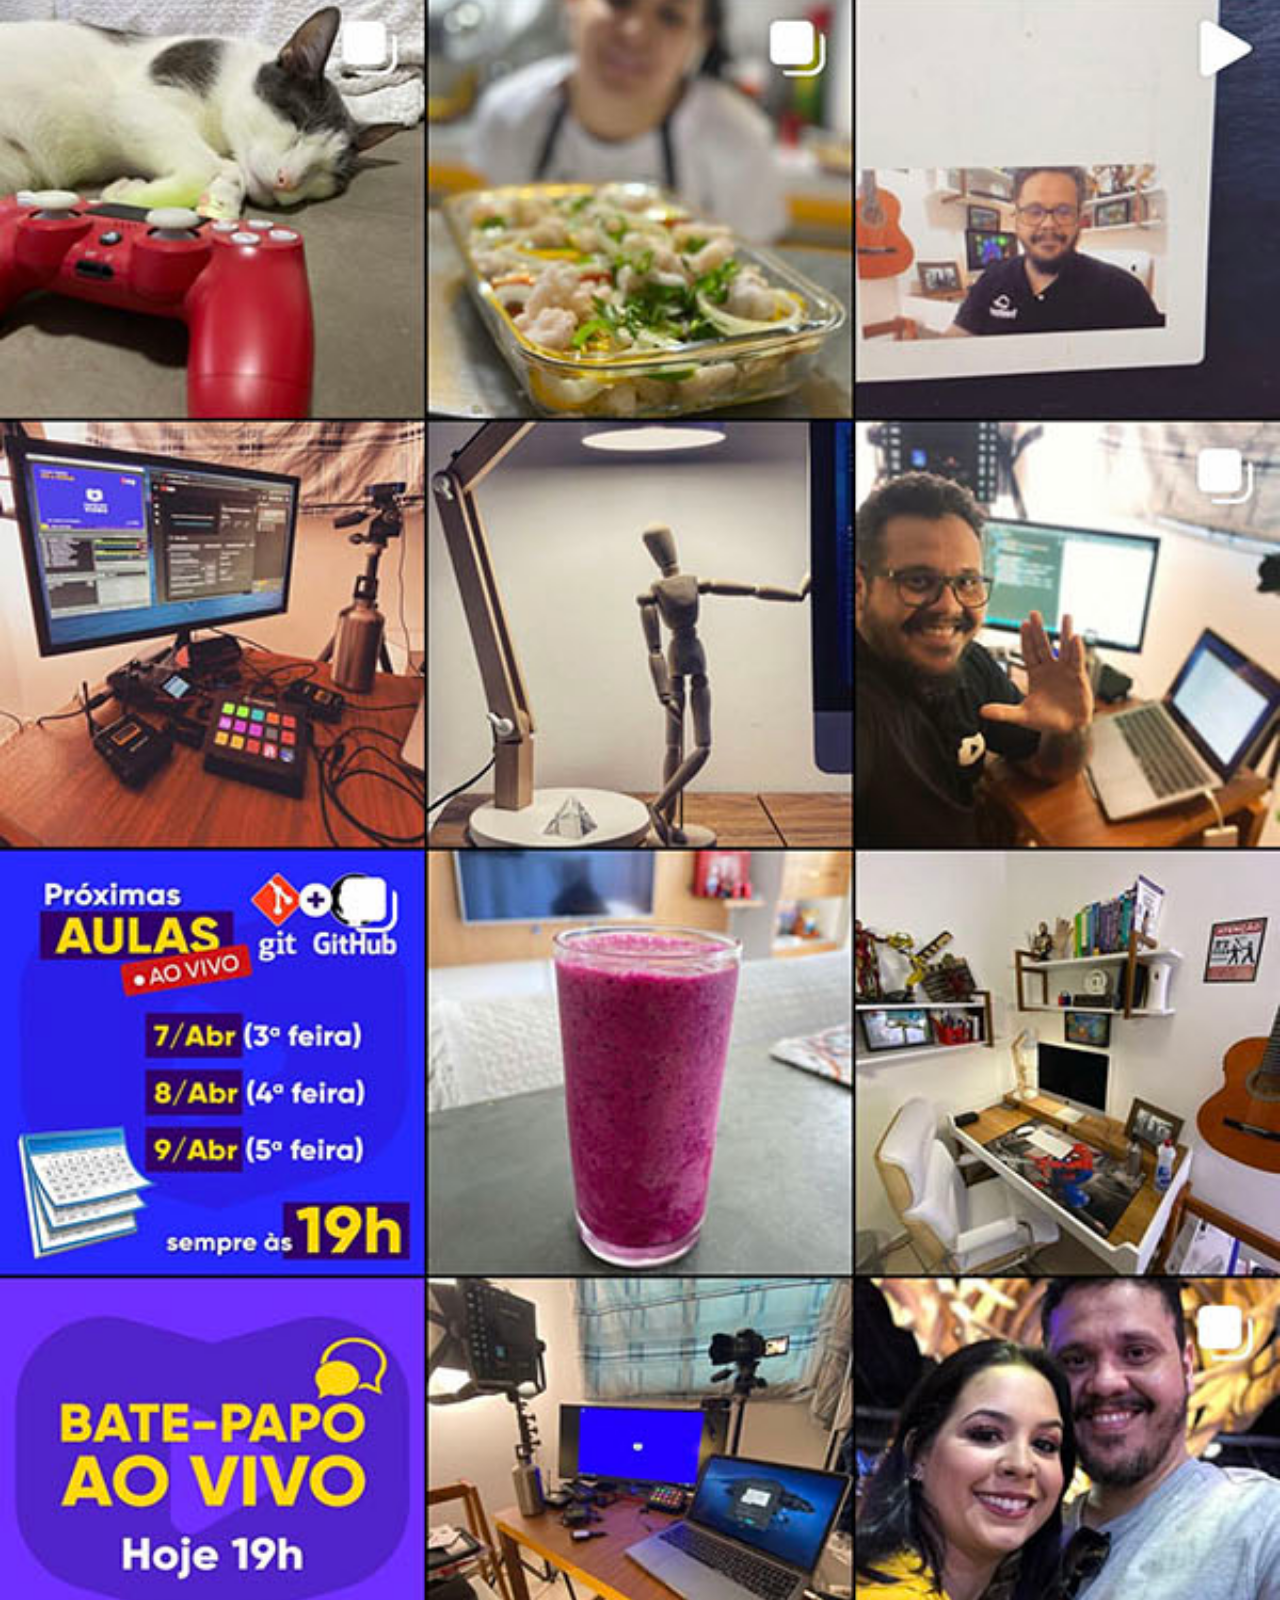
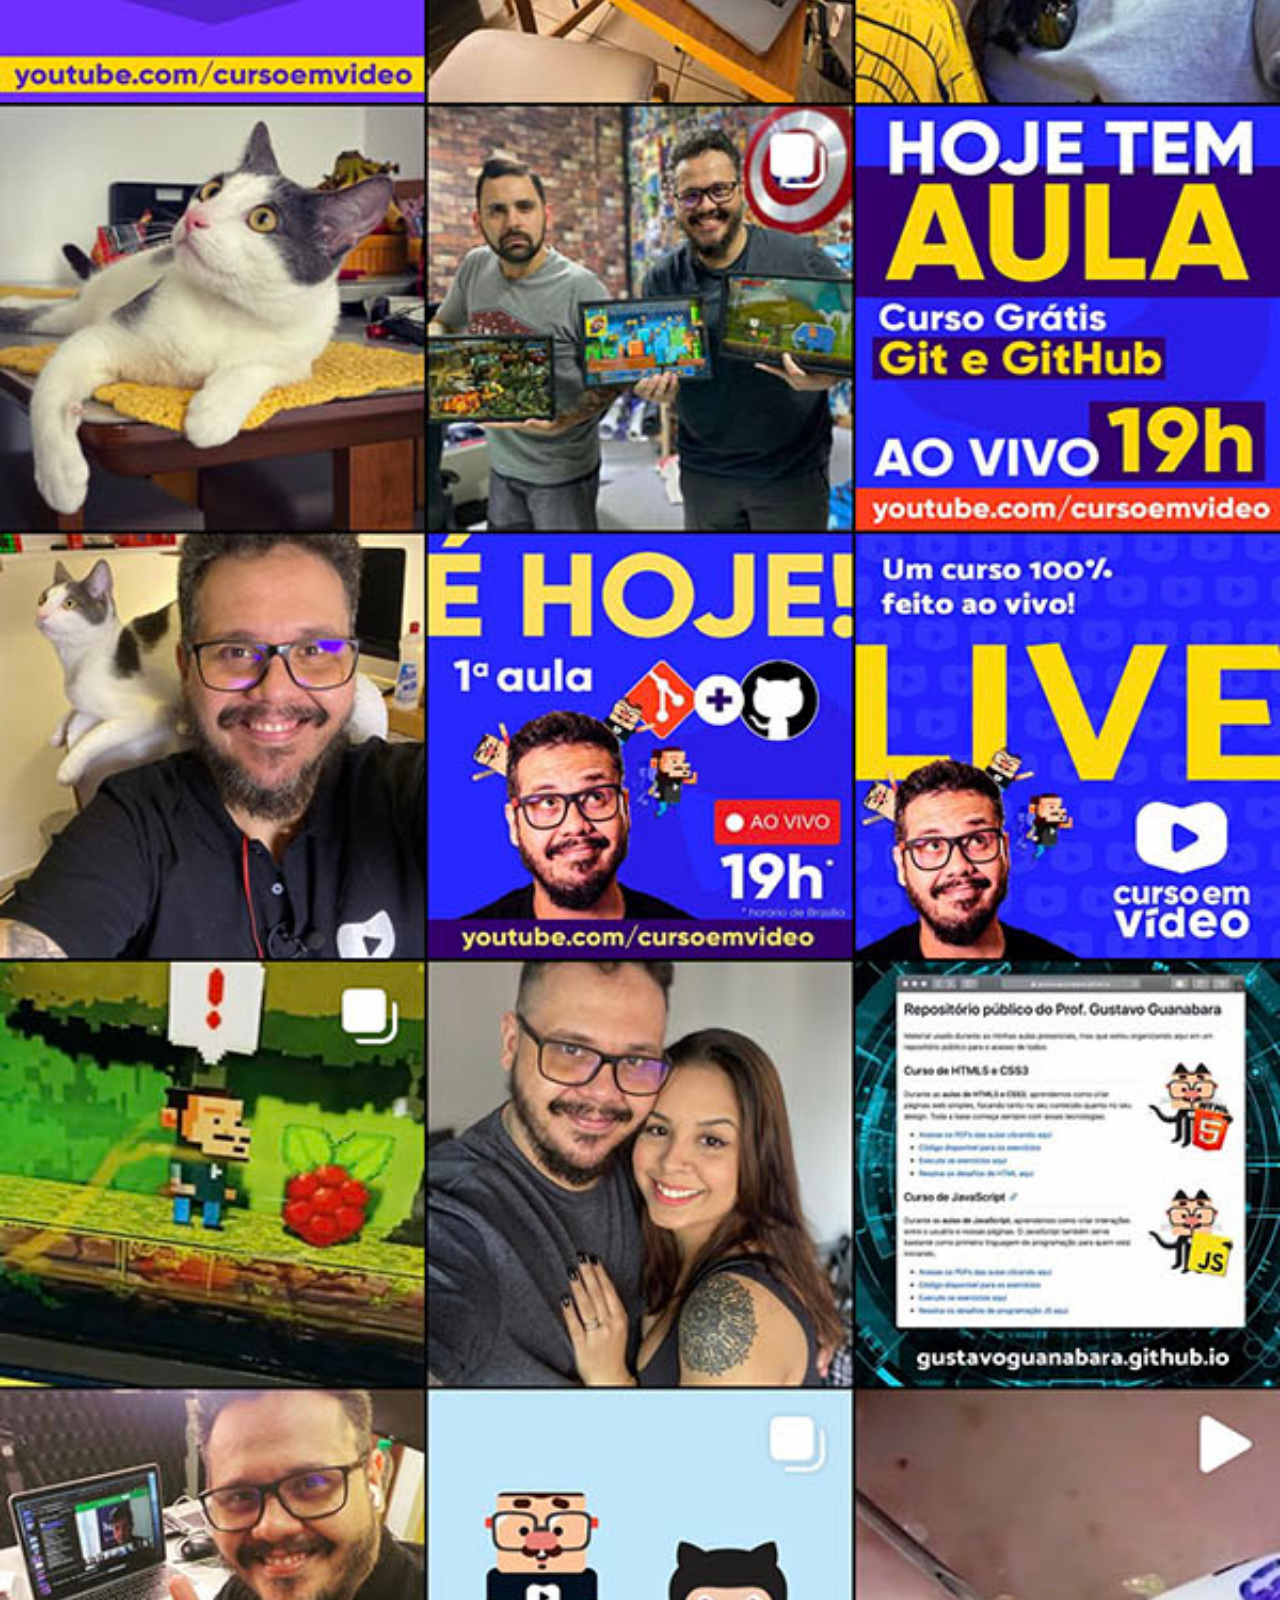
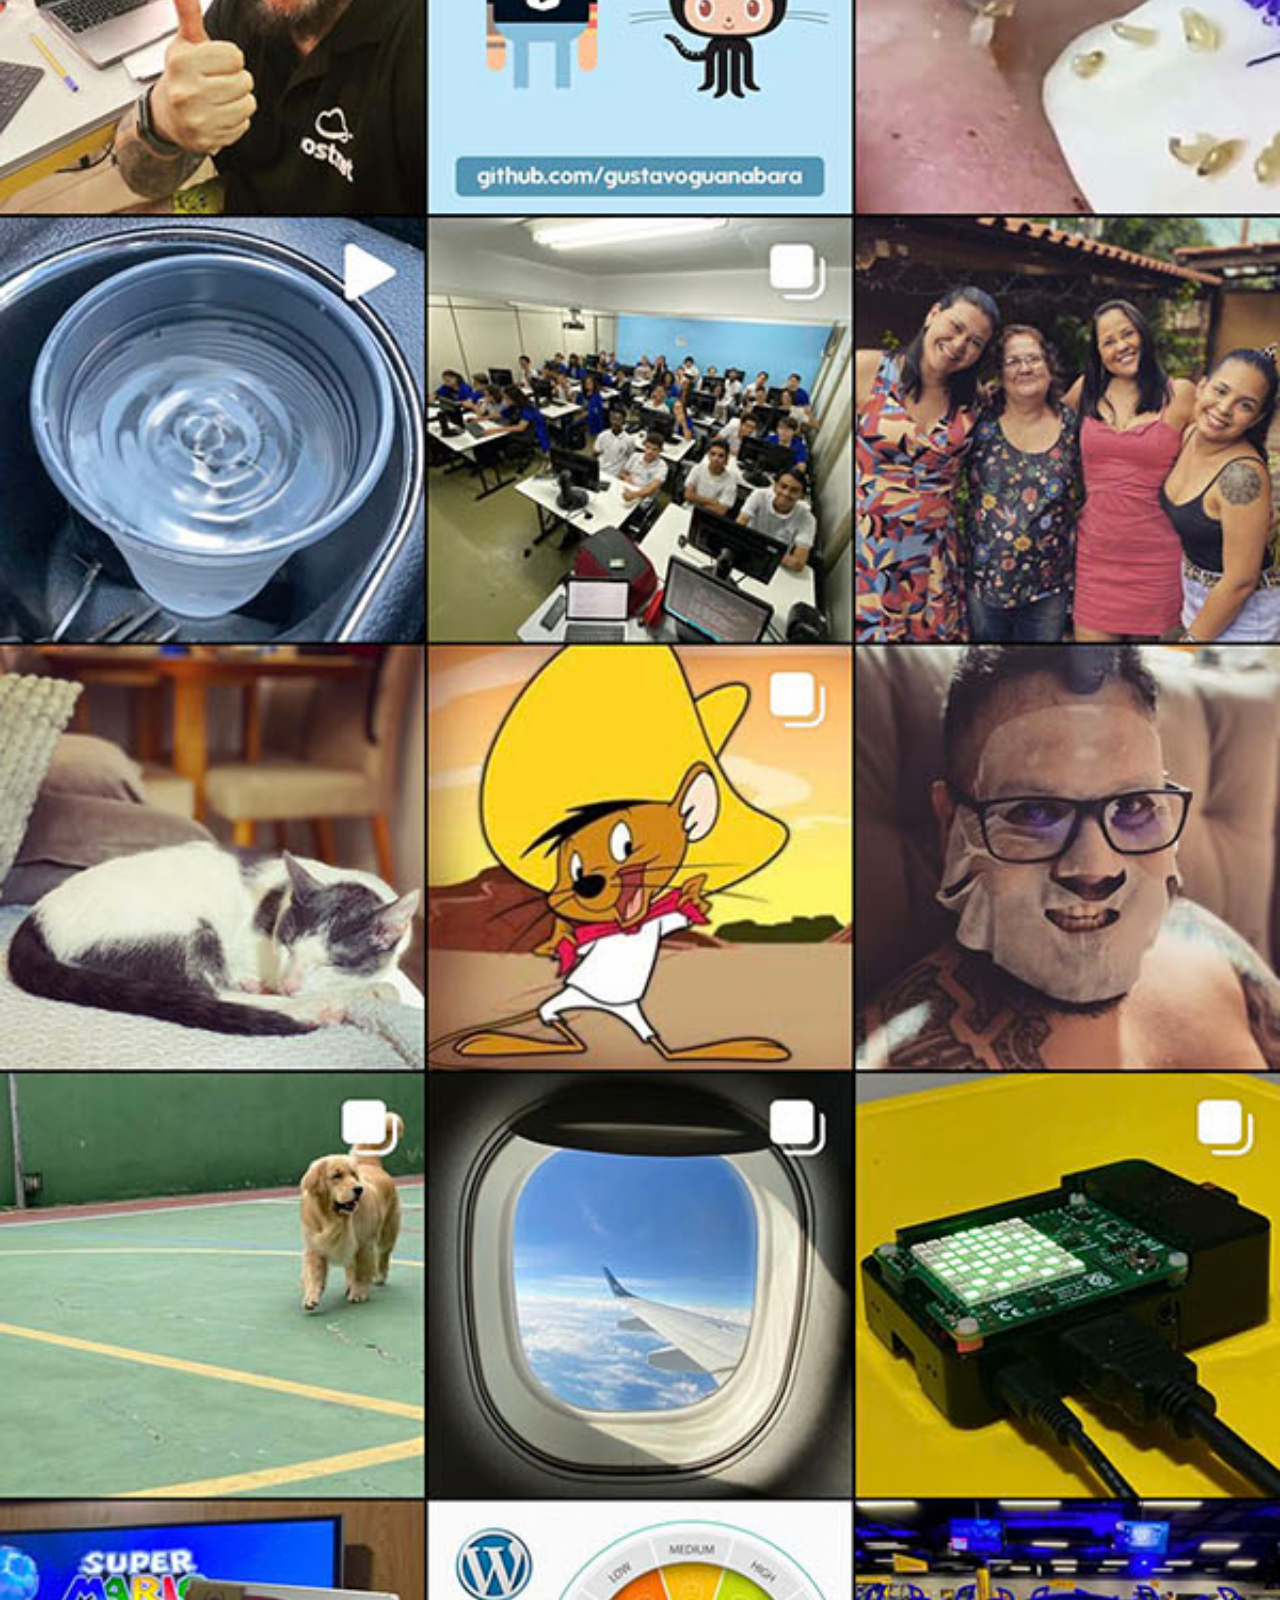
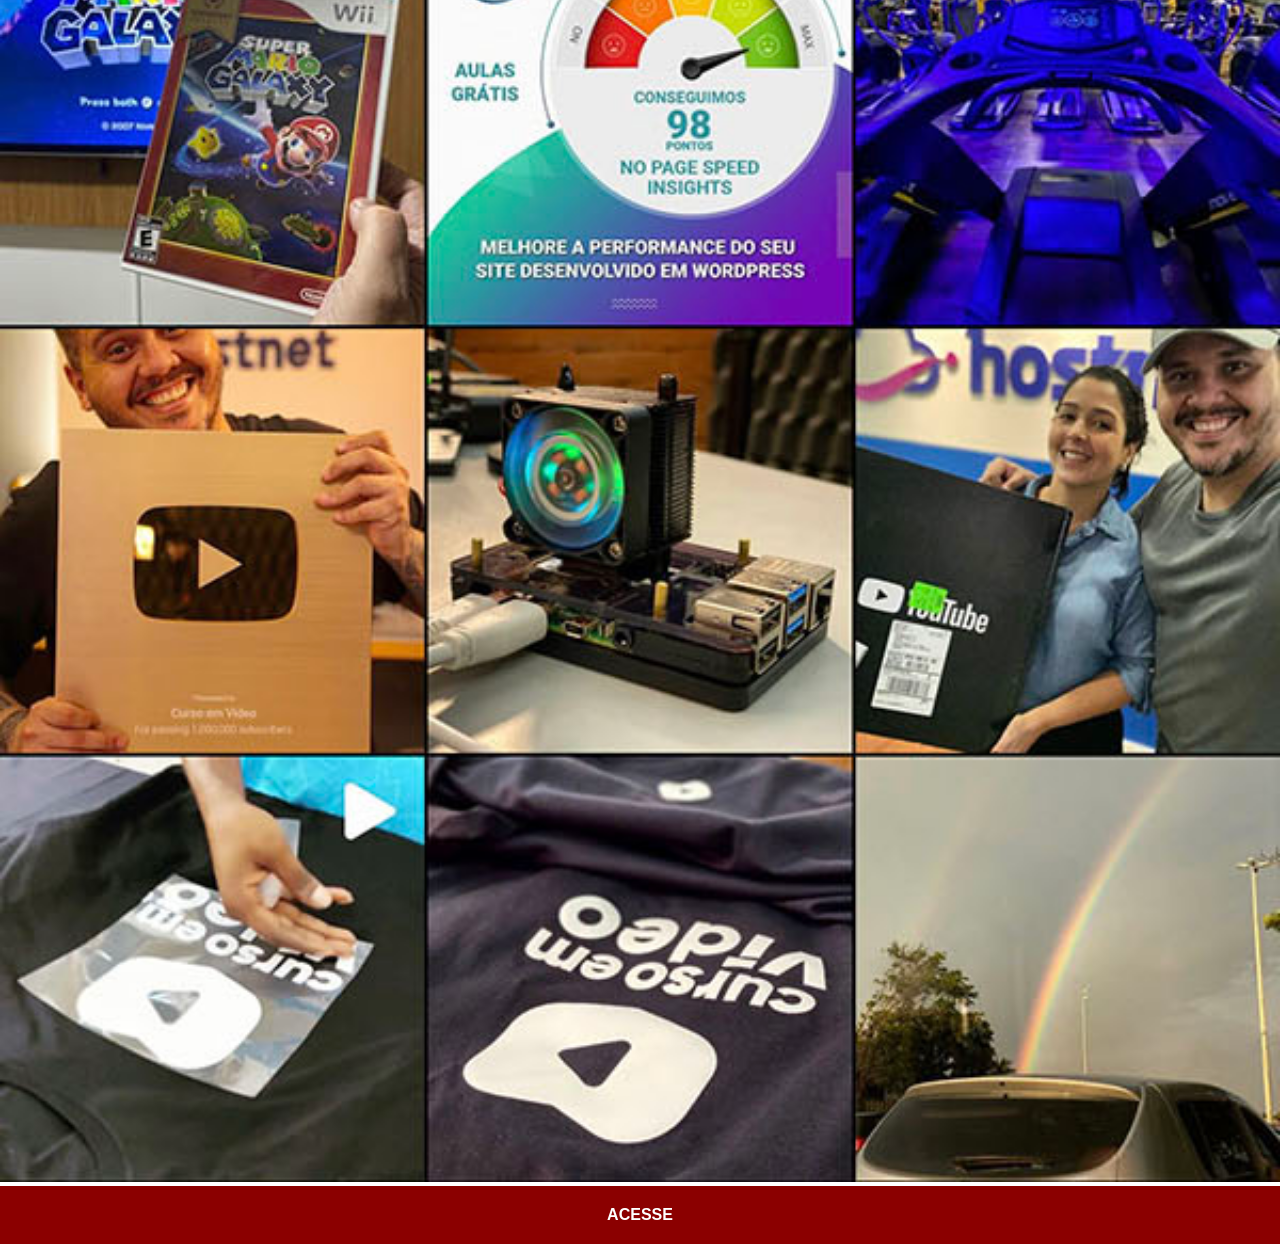
<file: instagram.html>
<!DOCTYPE html>
<html lang="pt-br">
<head>
    <meta charset="UTF-8">
    <meta name="viewport" content="width=device-width, initial-scale=1.0">
    <title>Instagram</title>
    <link rel="stylesheet" href="estilos/social.css">
</head>
<body>
    <img src="imagens/tela-instagram.jpg" alt="Instagram">
    <a href="https://www.instagram.com/vinimontes" target="_blank">ACESSE</a>    
</body>
</html>
</file>
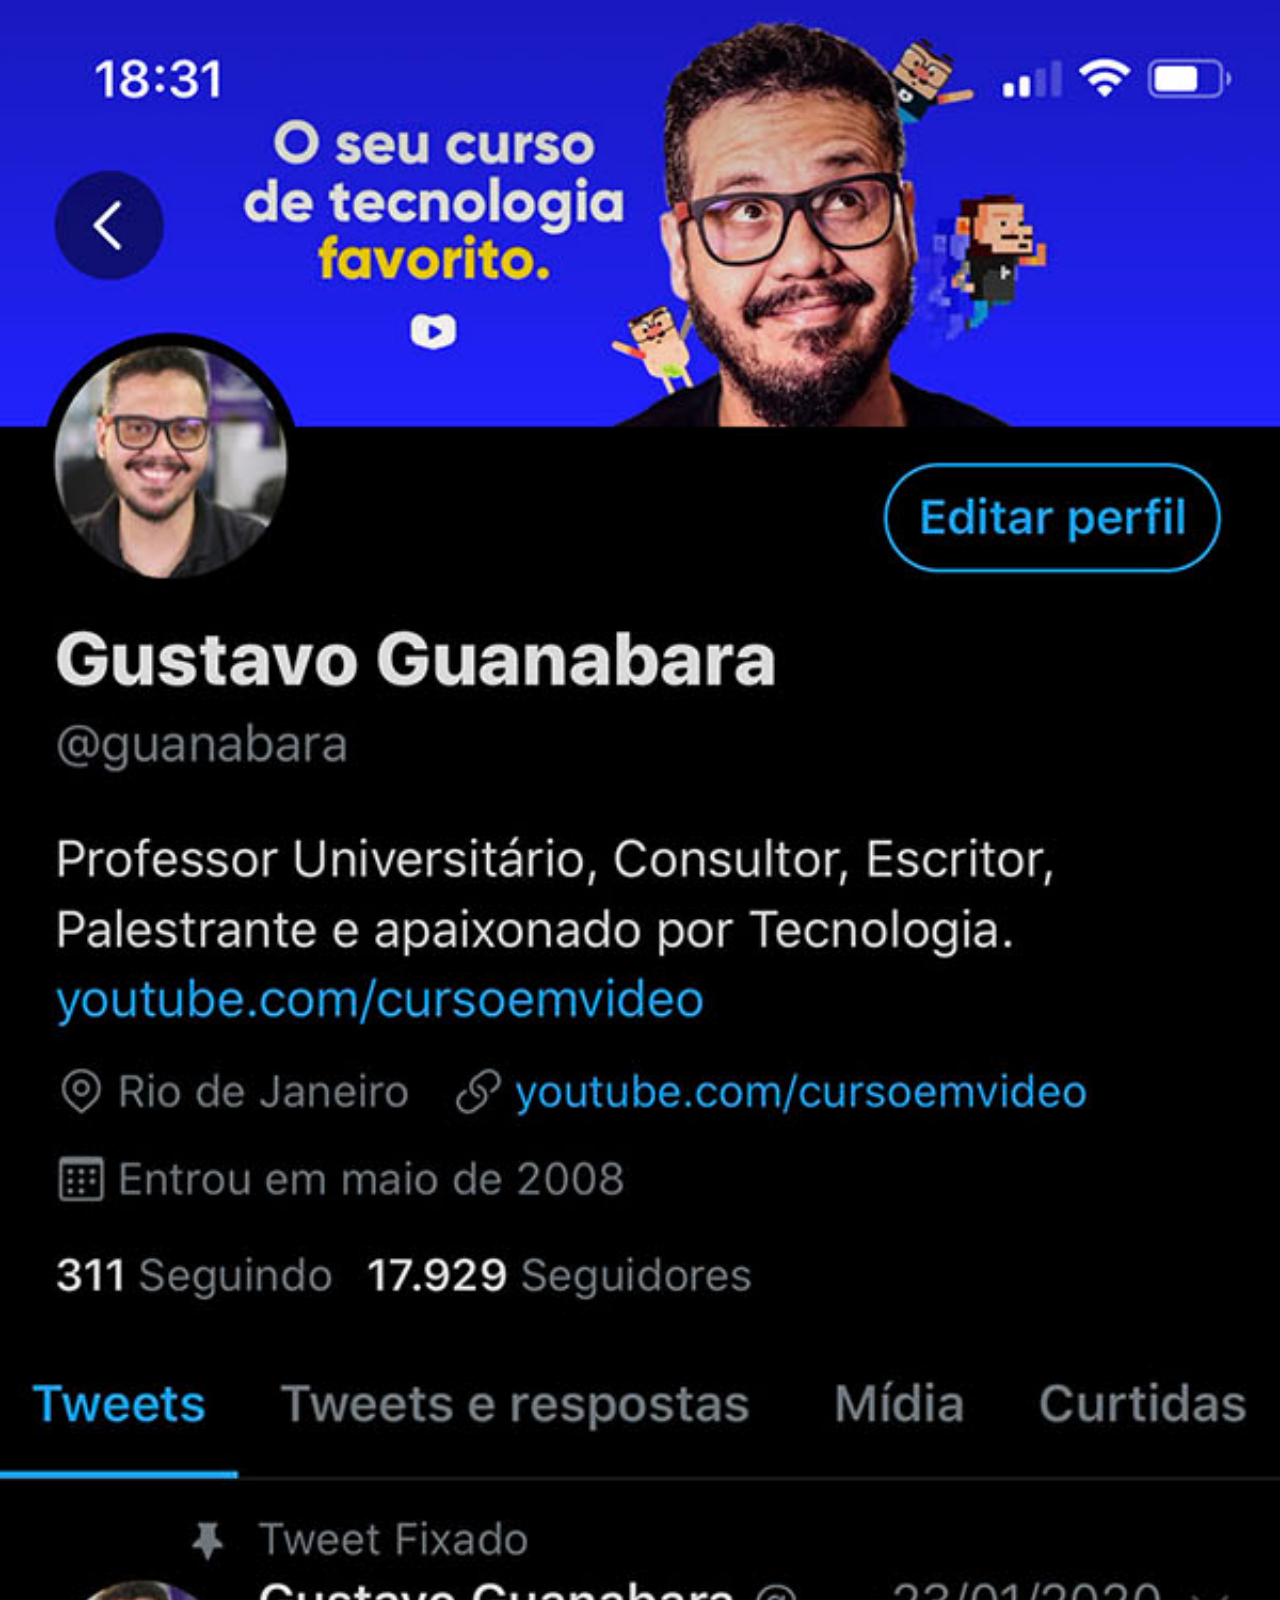
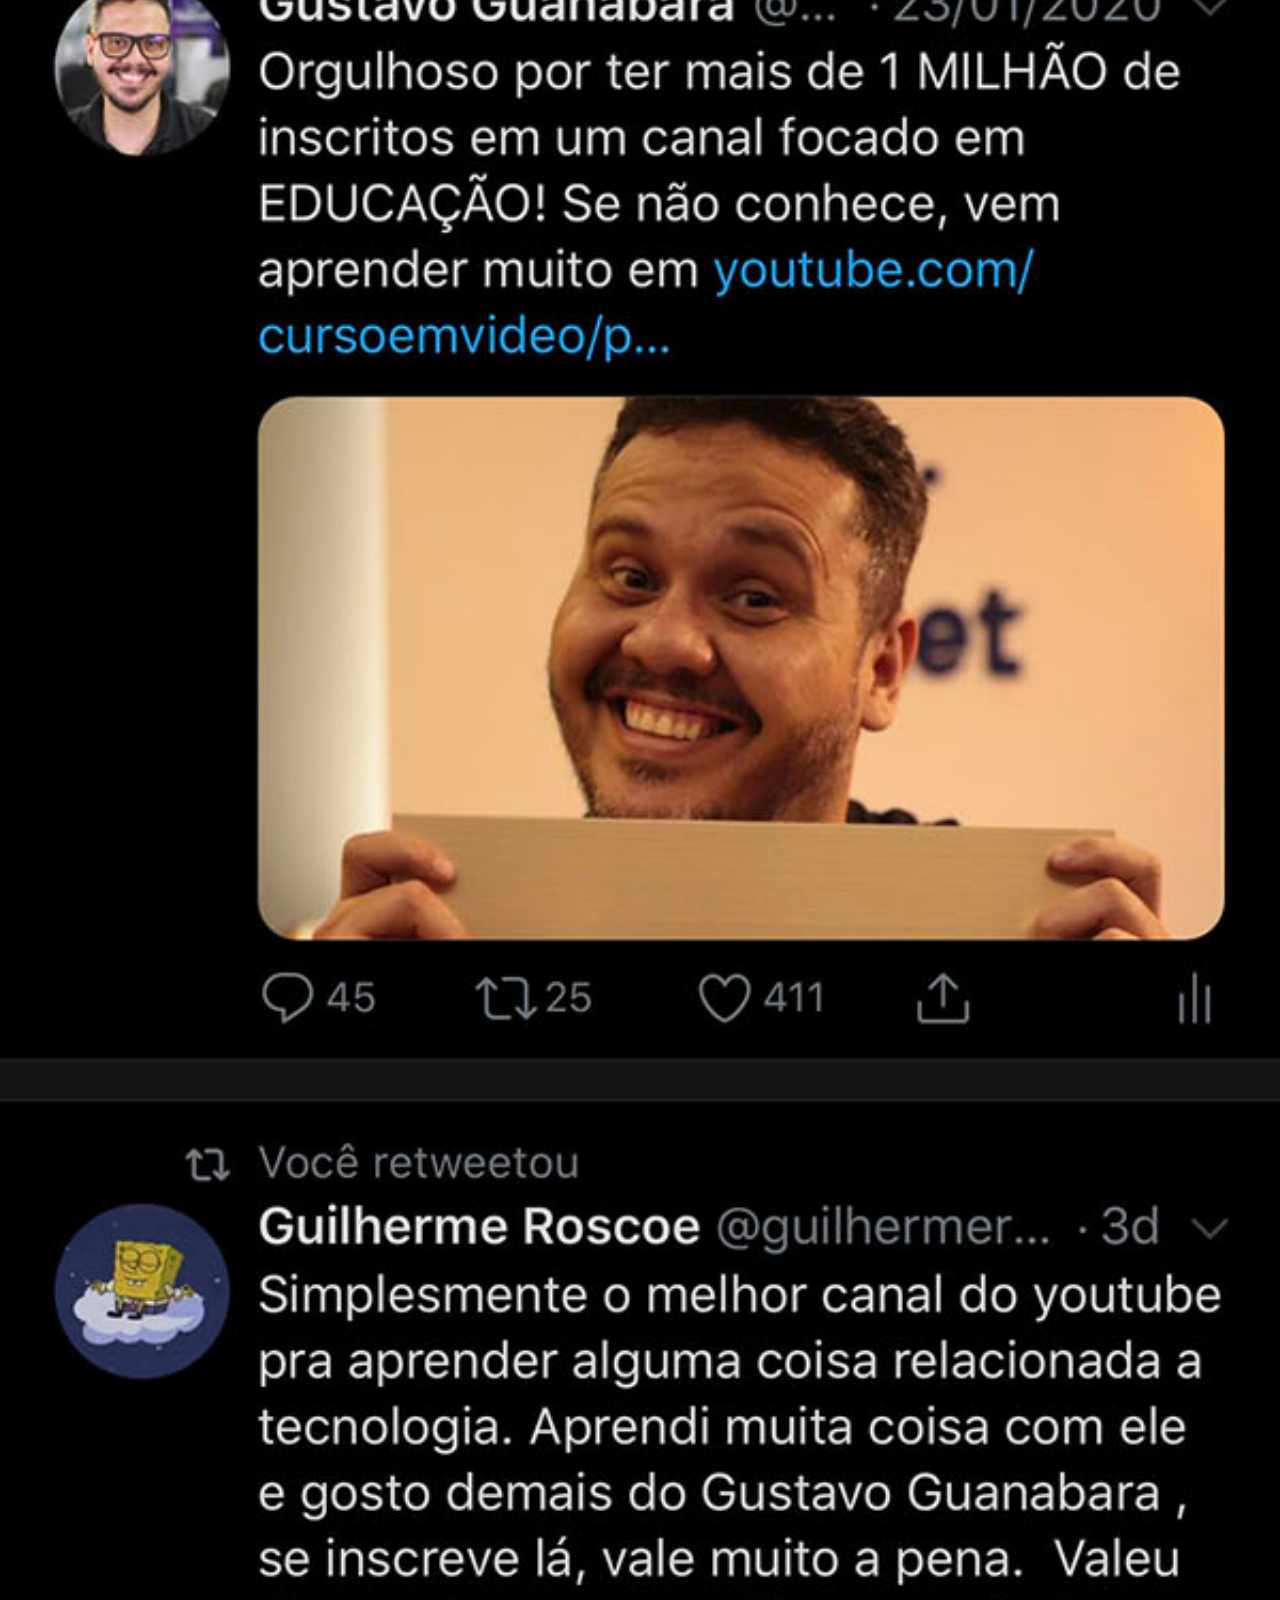
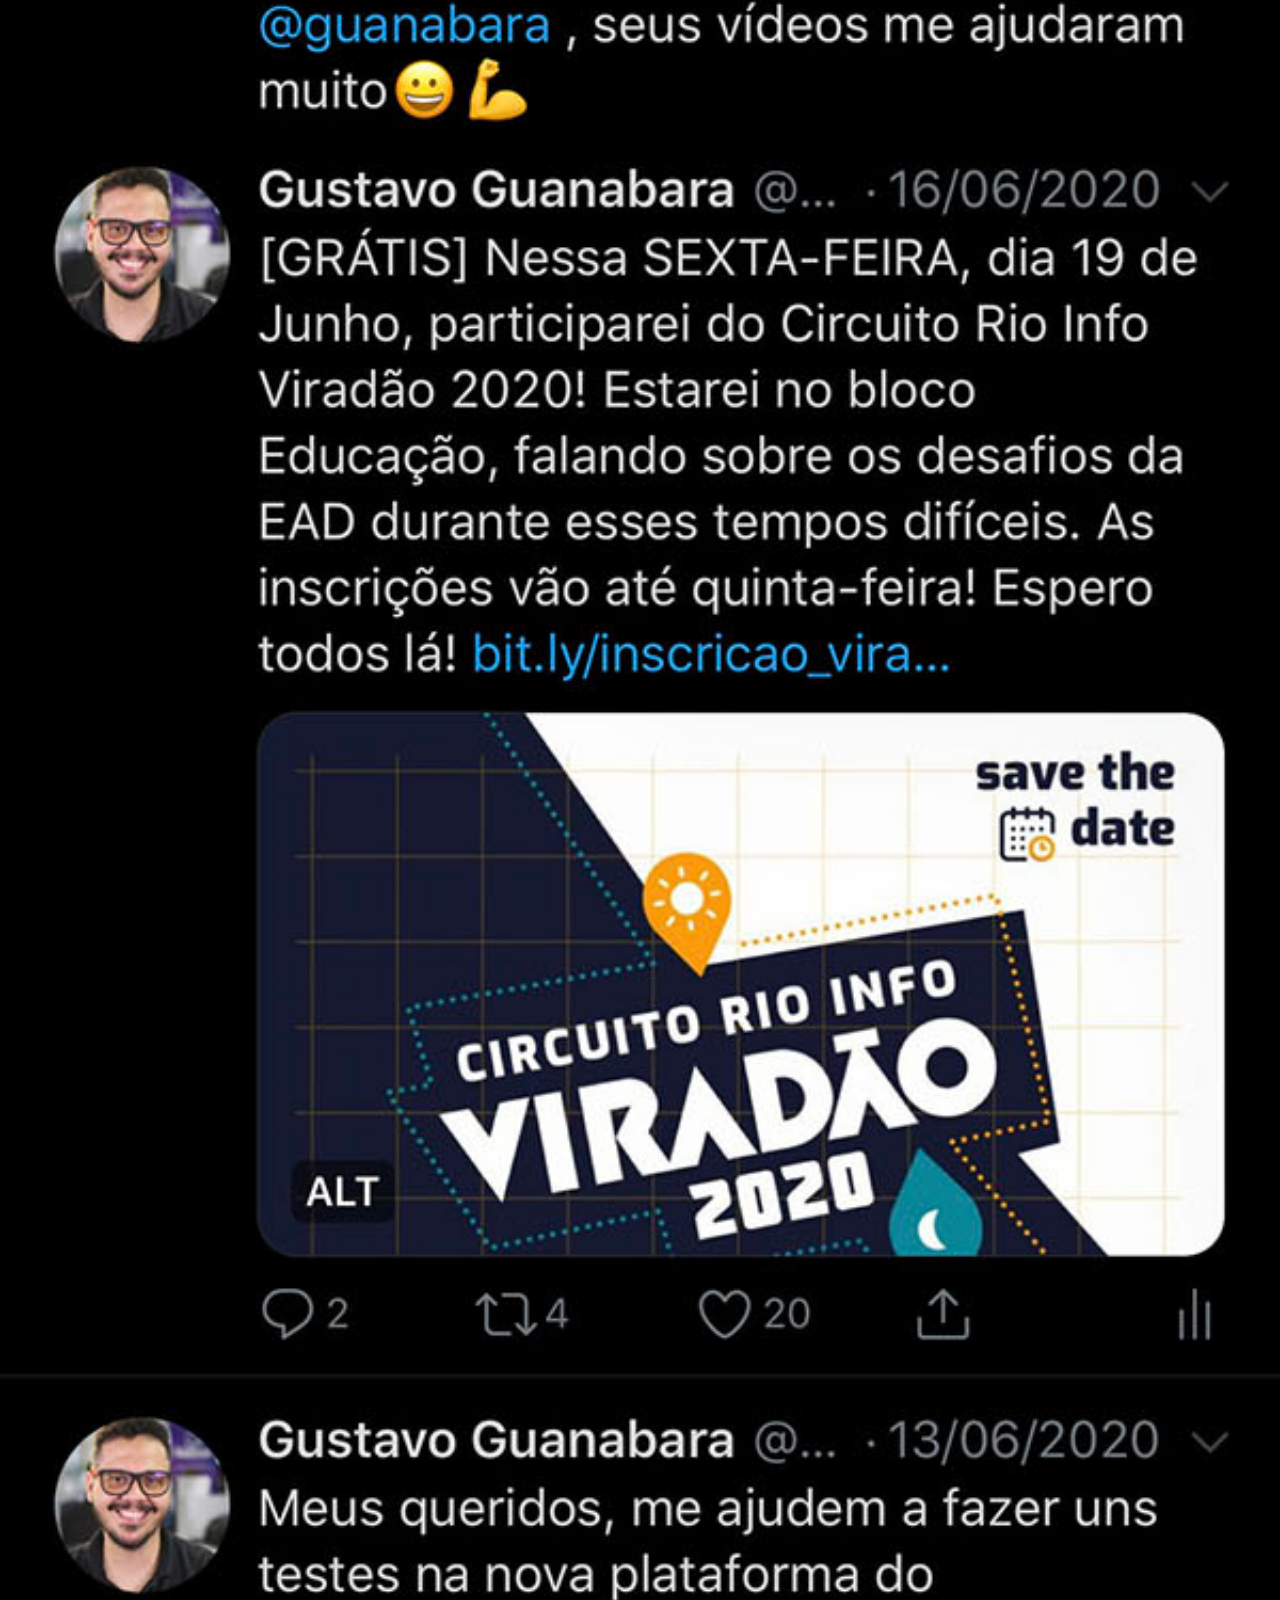
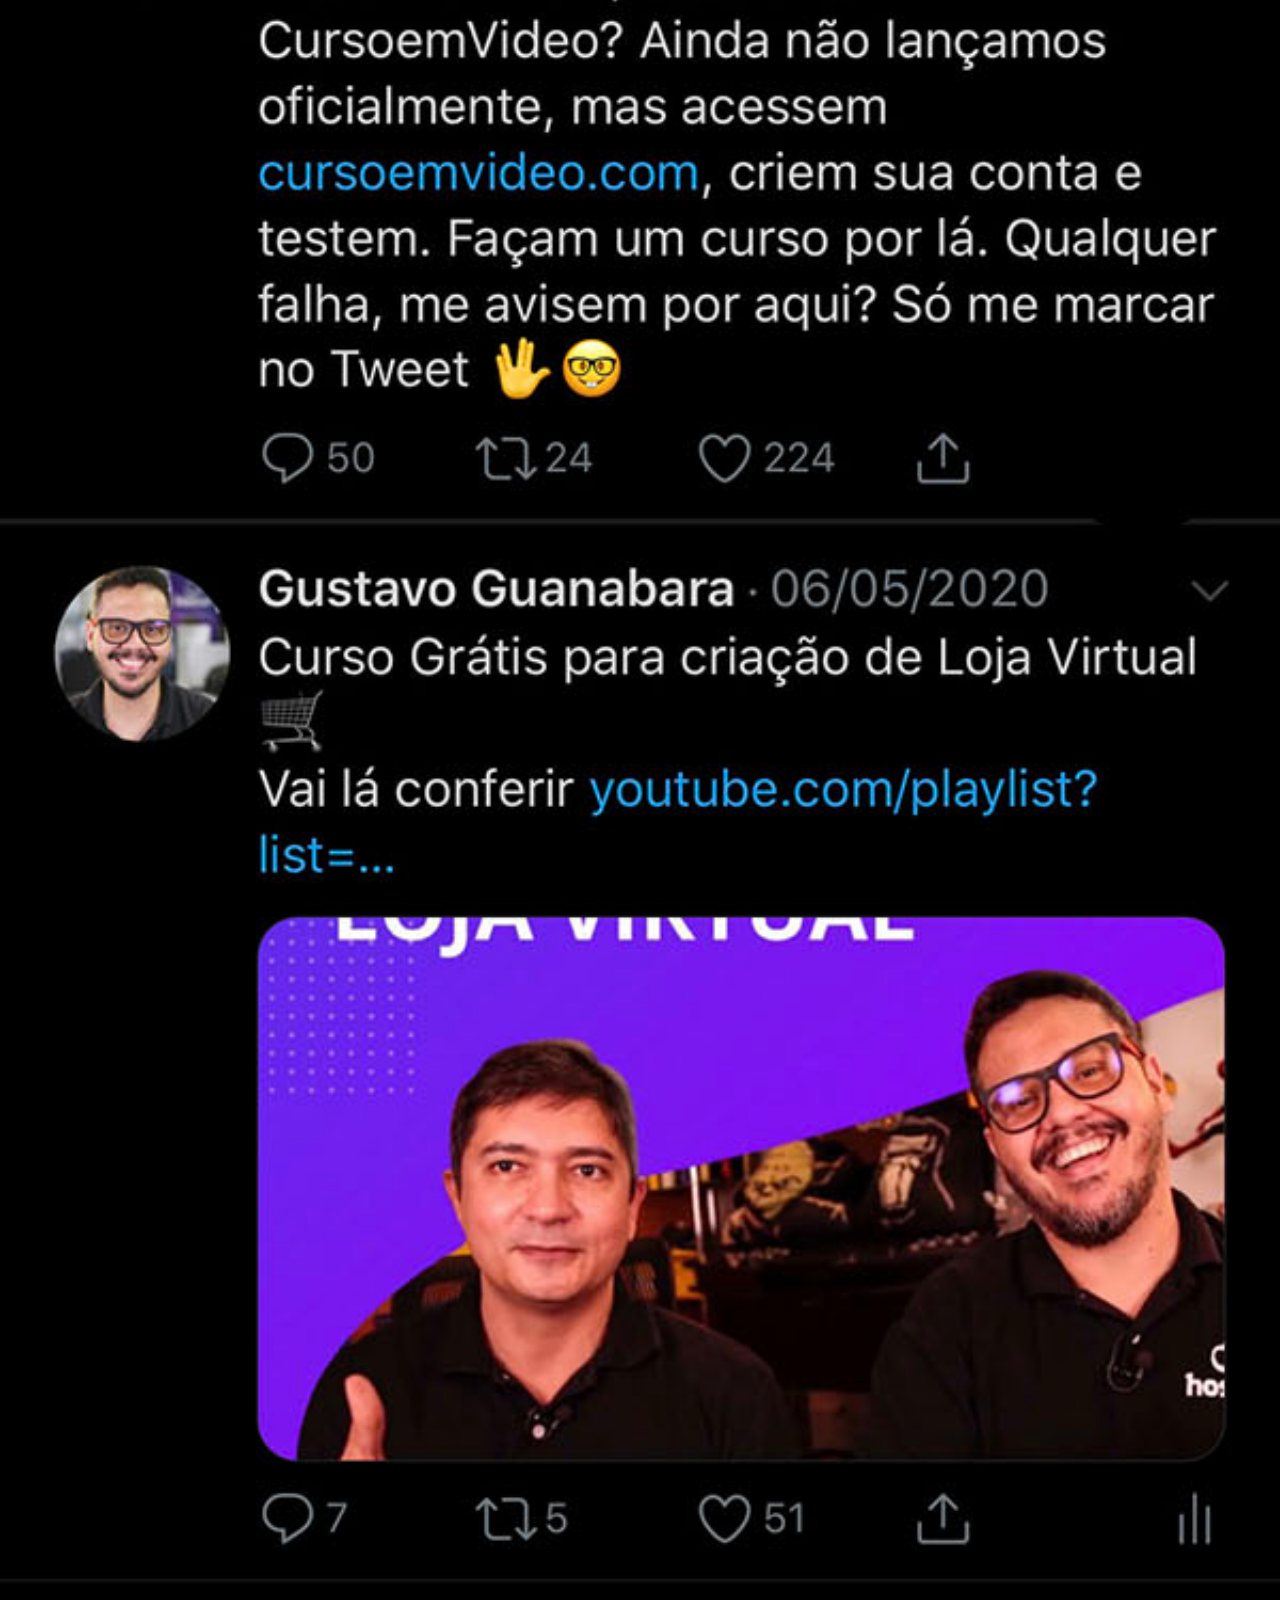
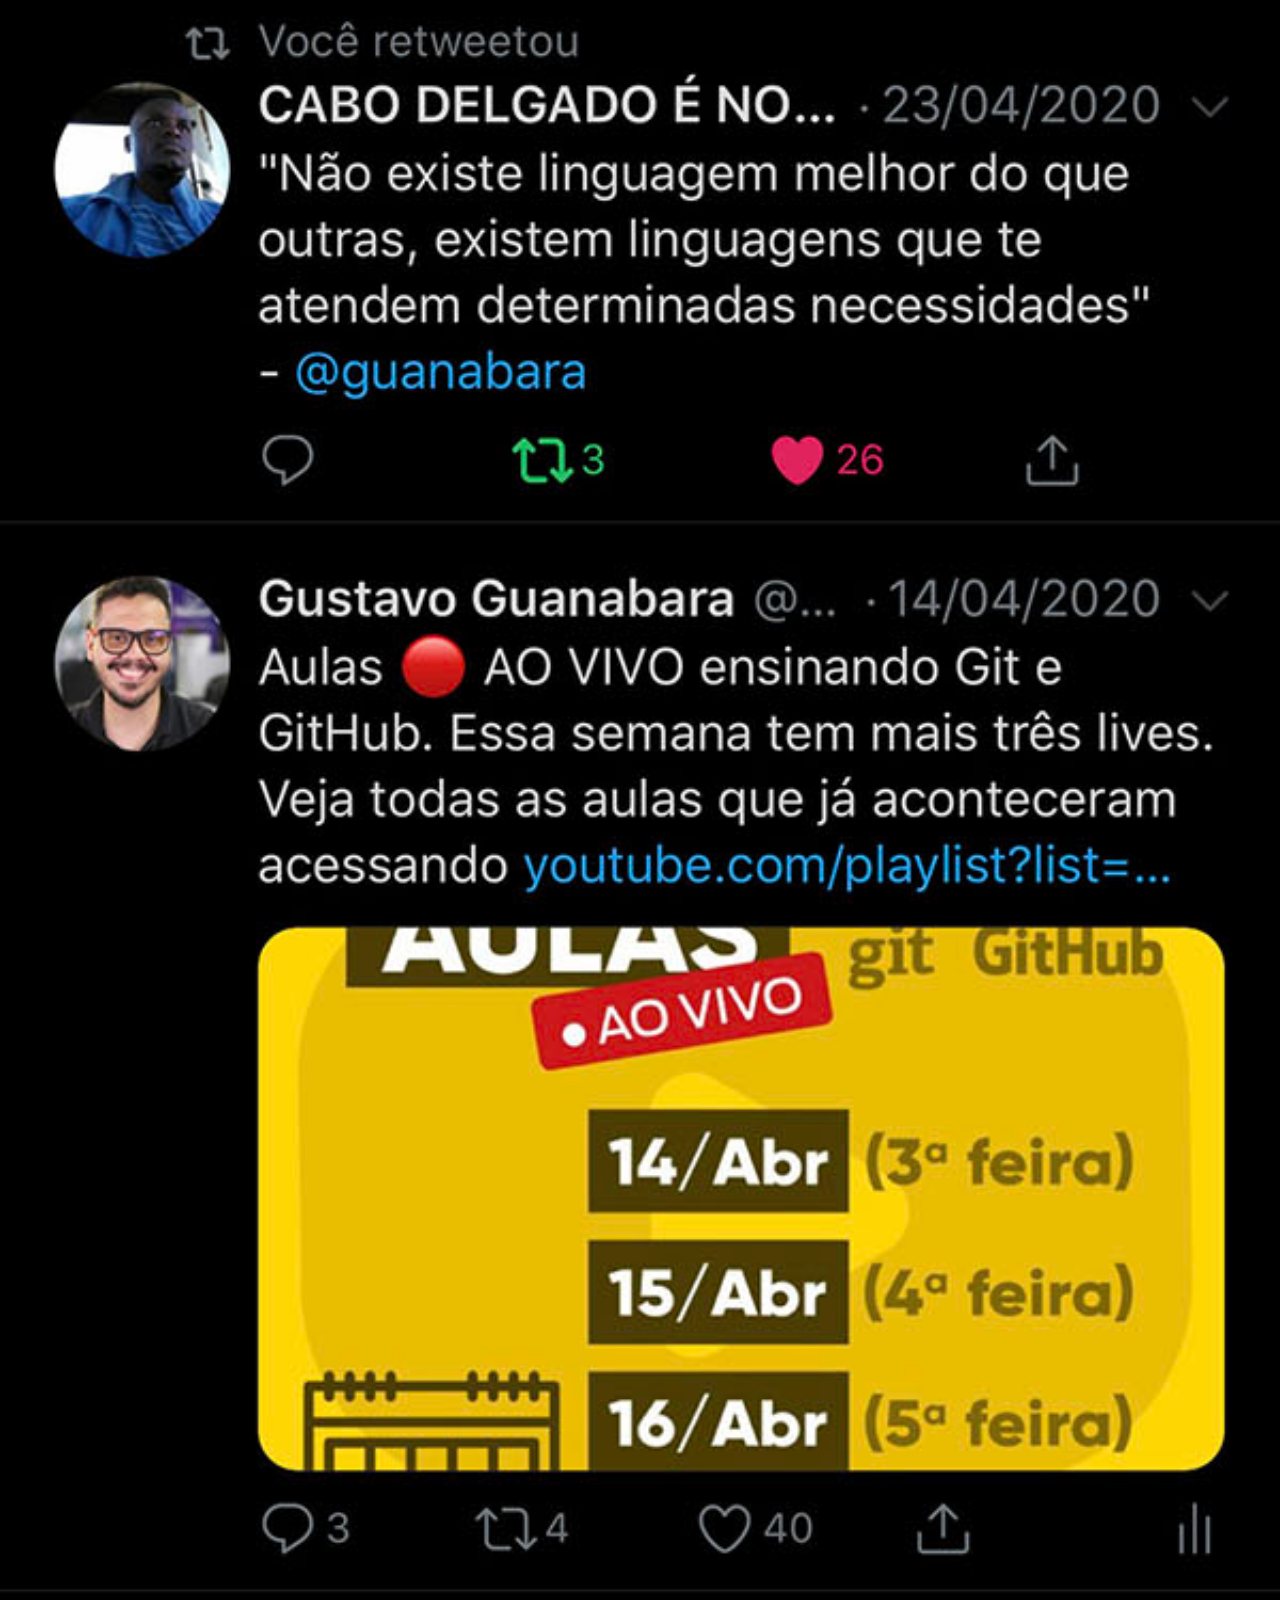
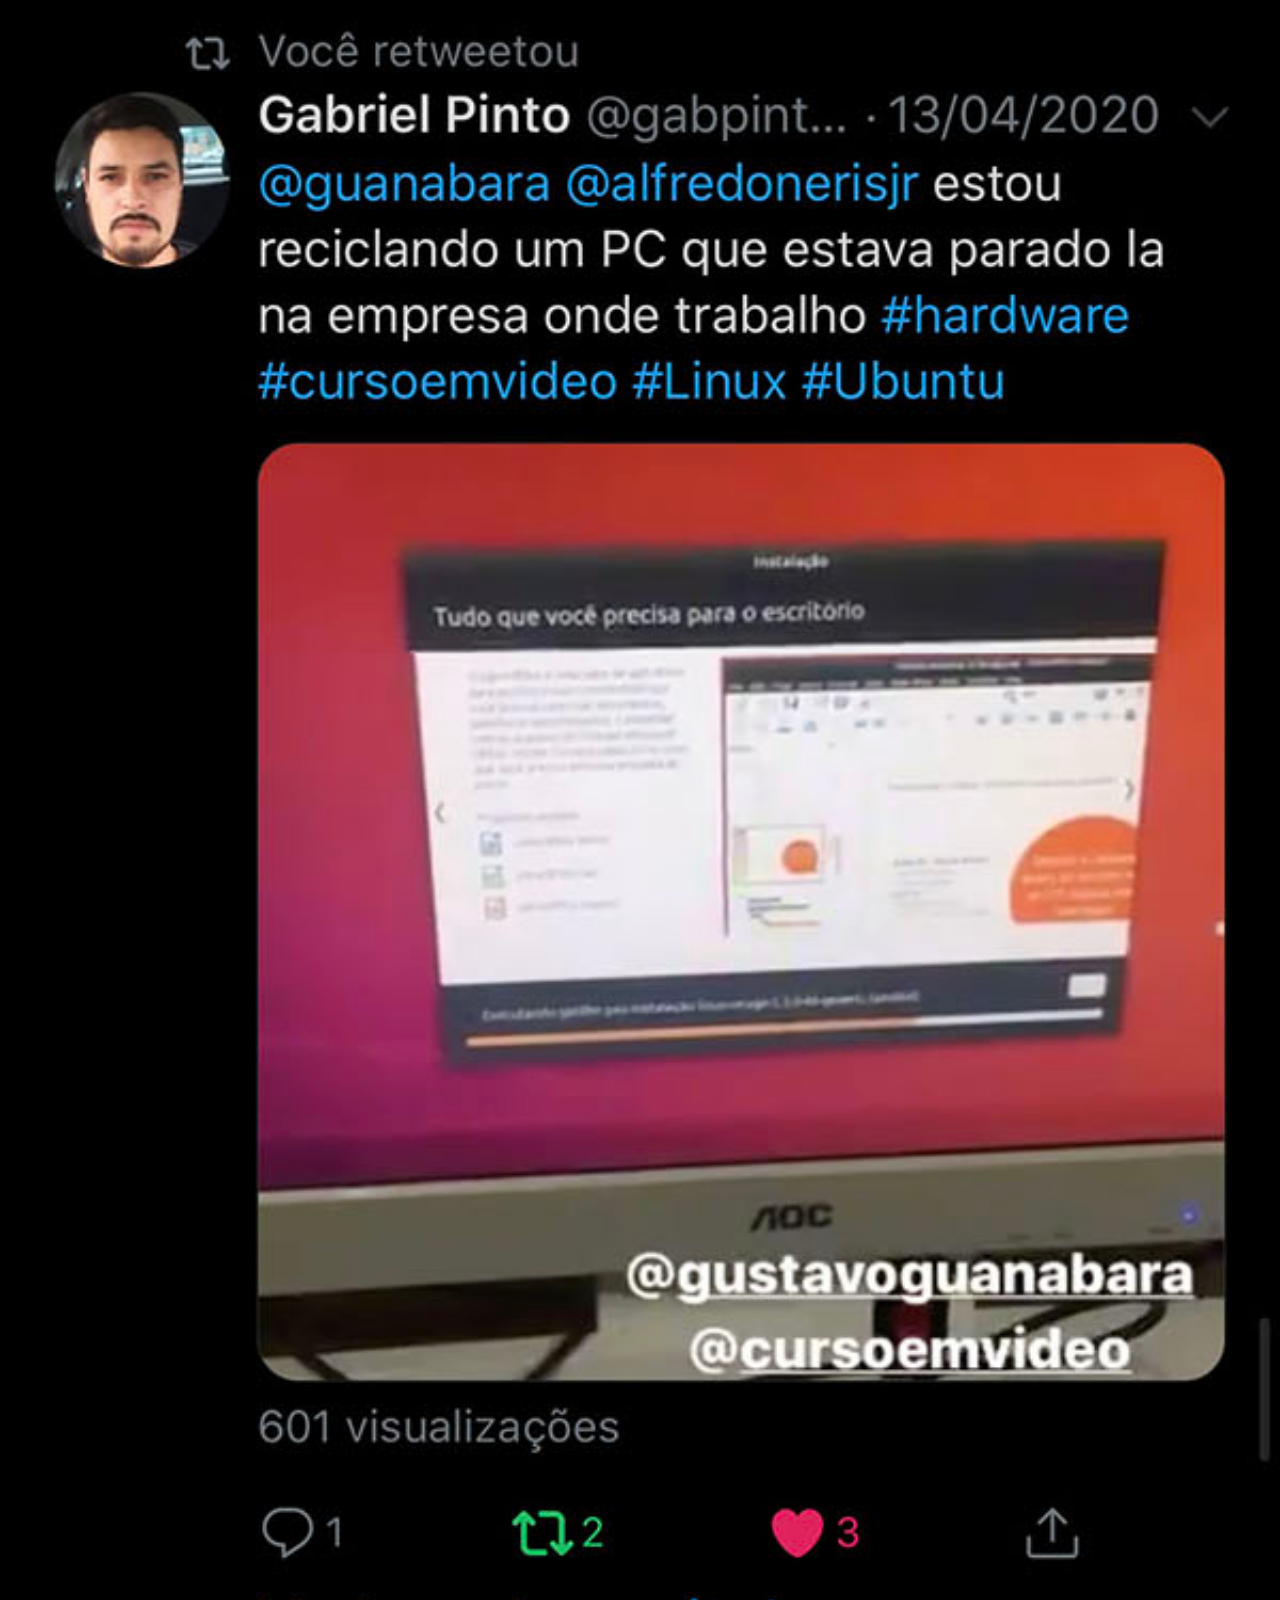
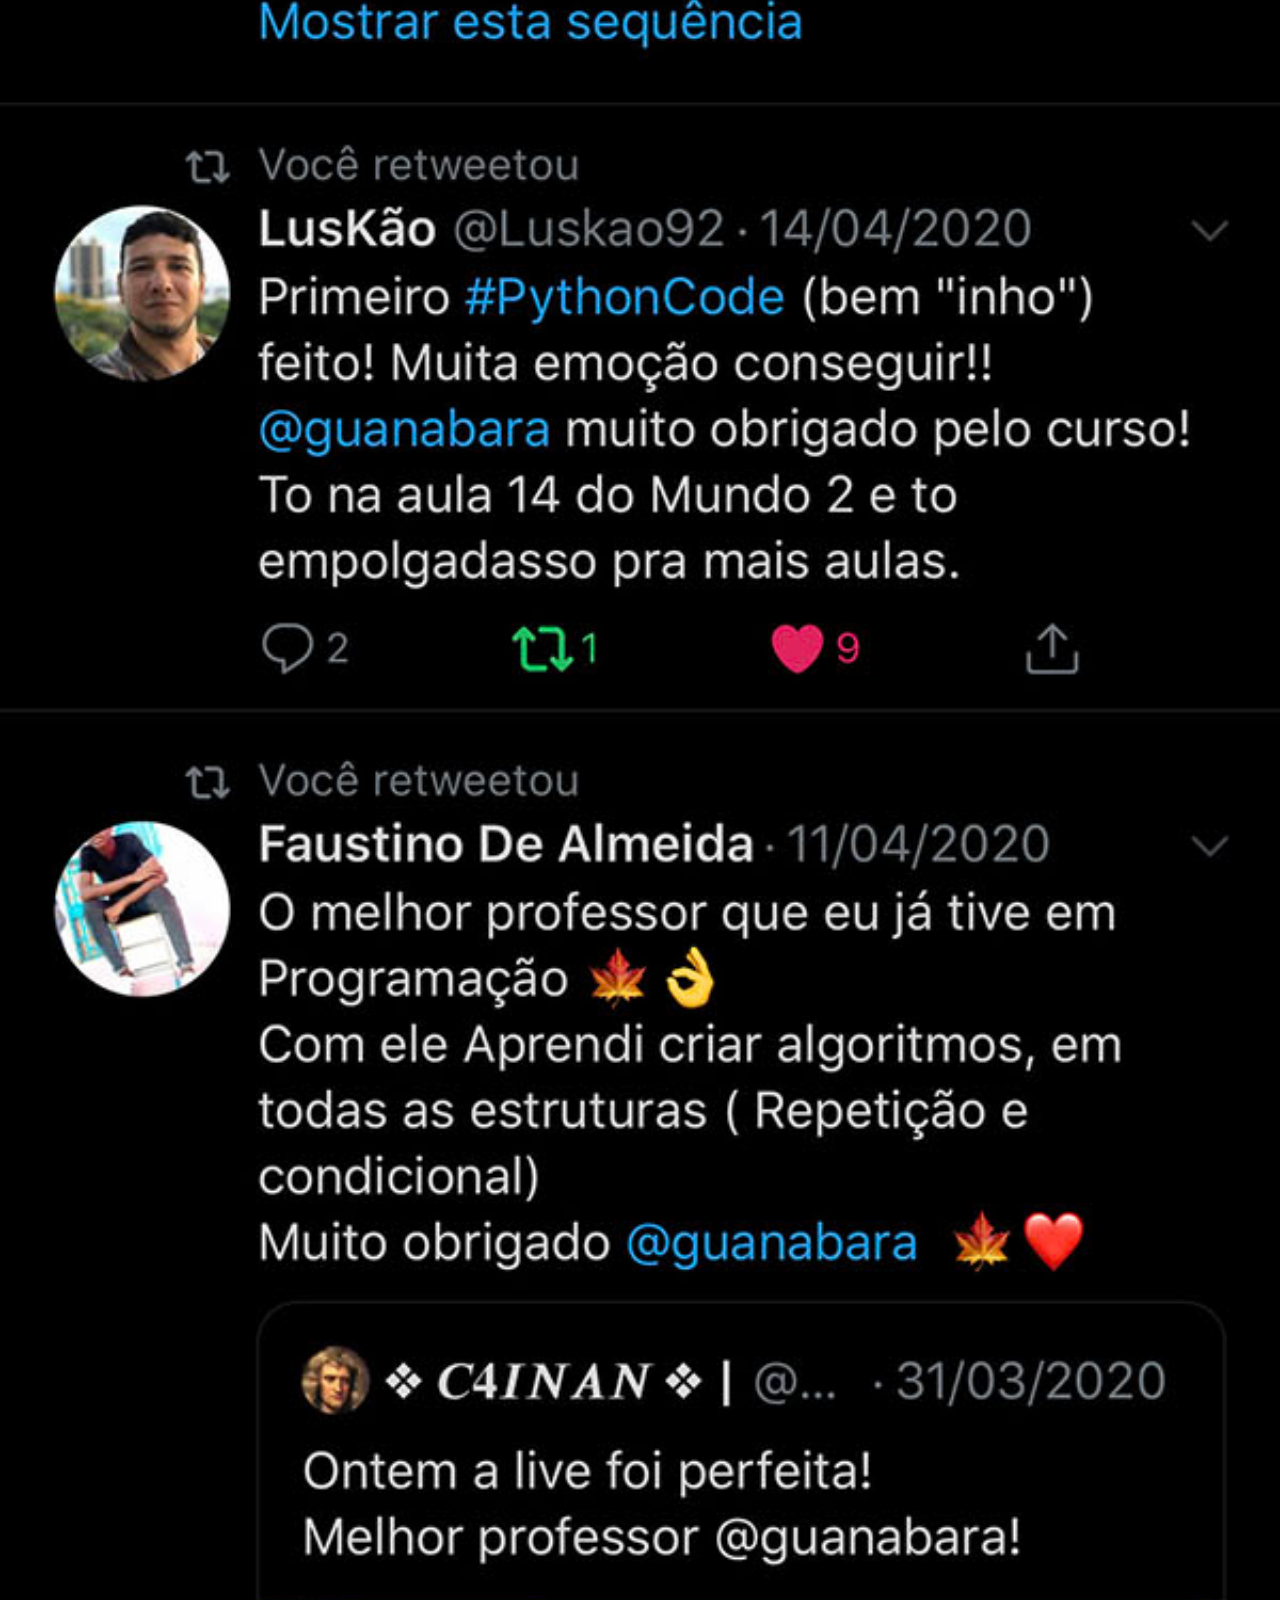
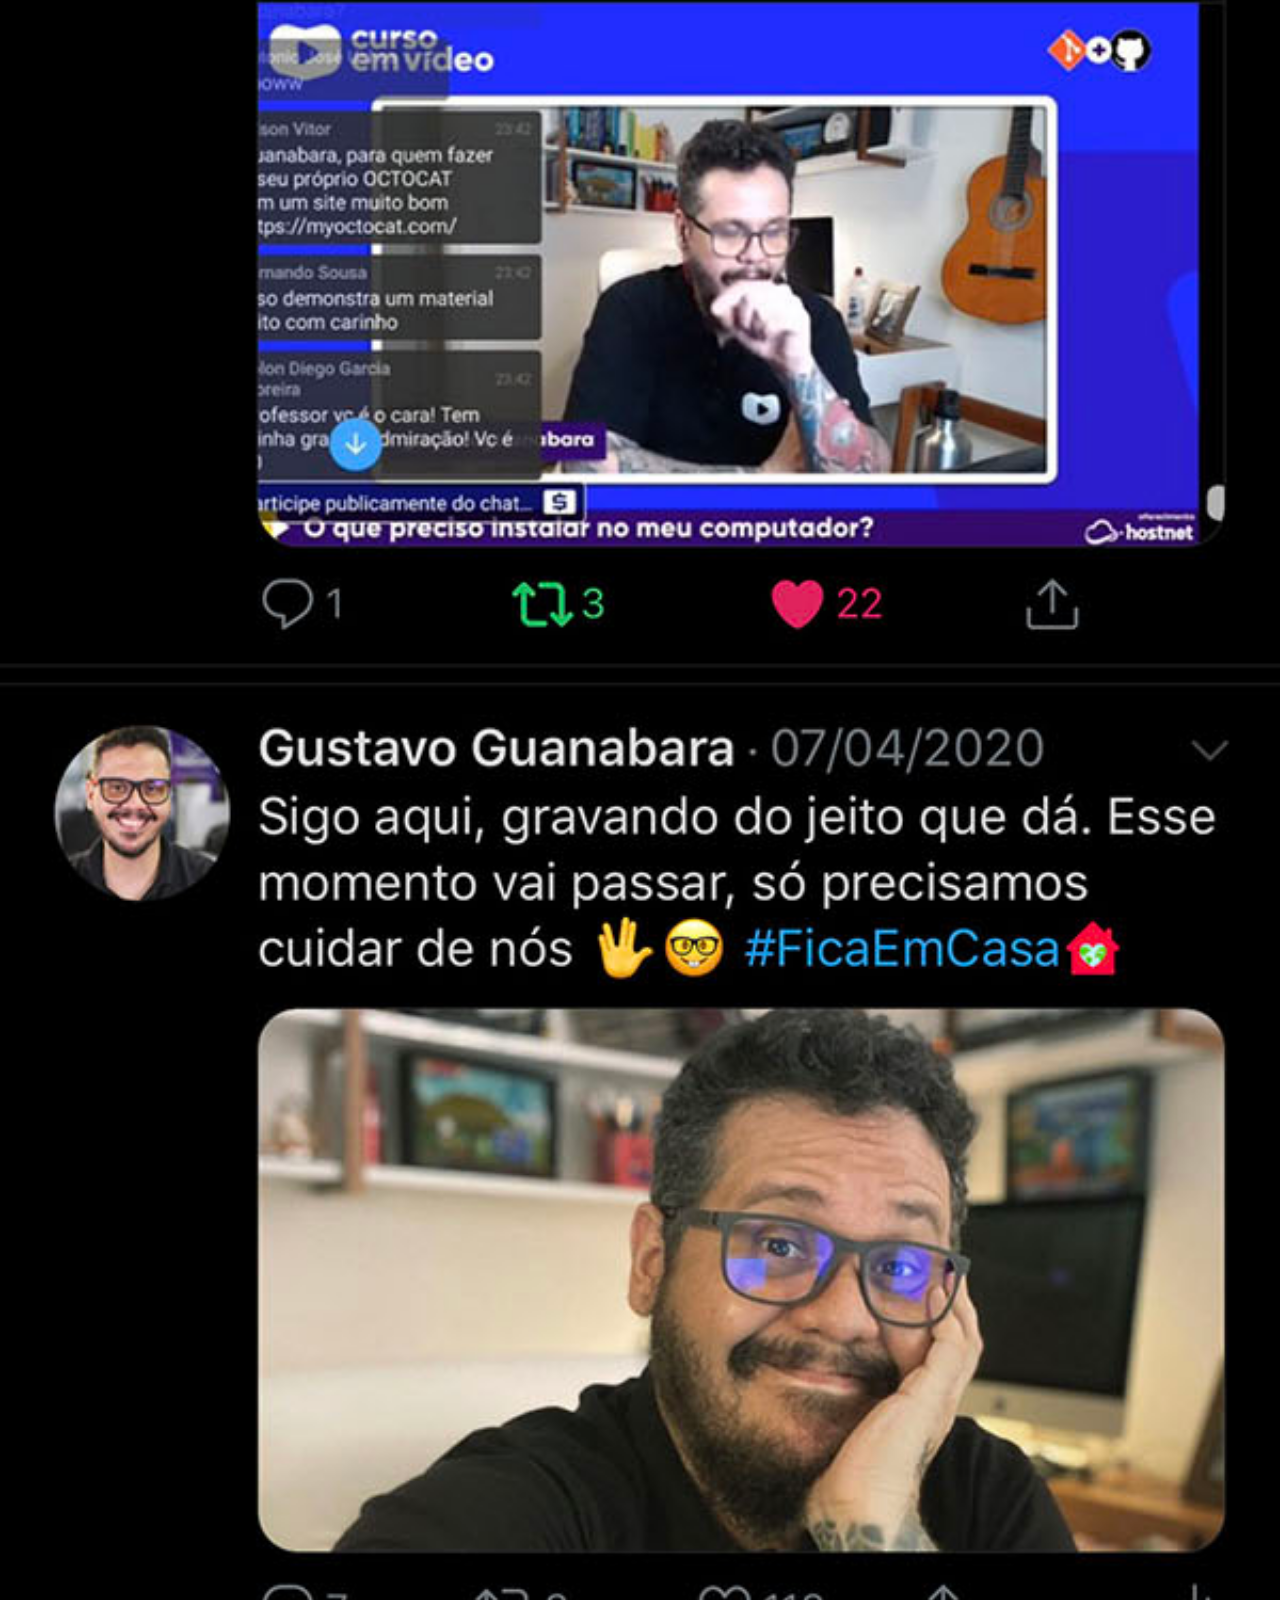
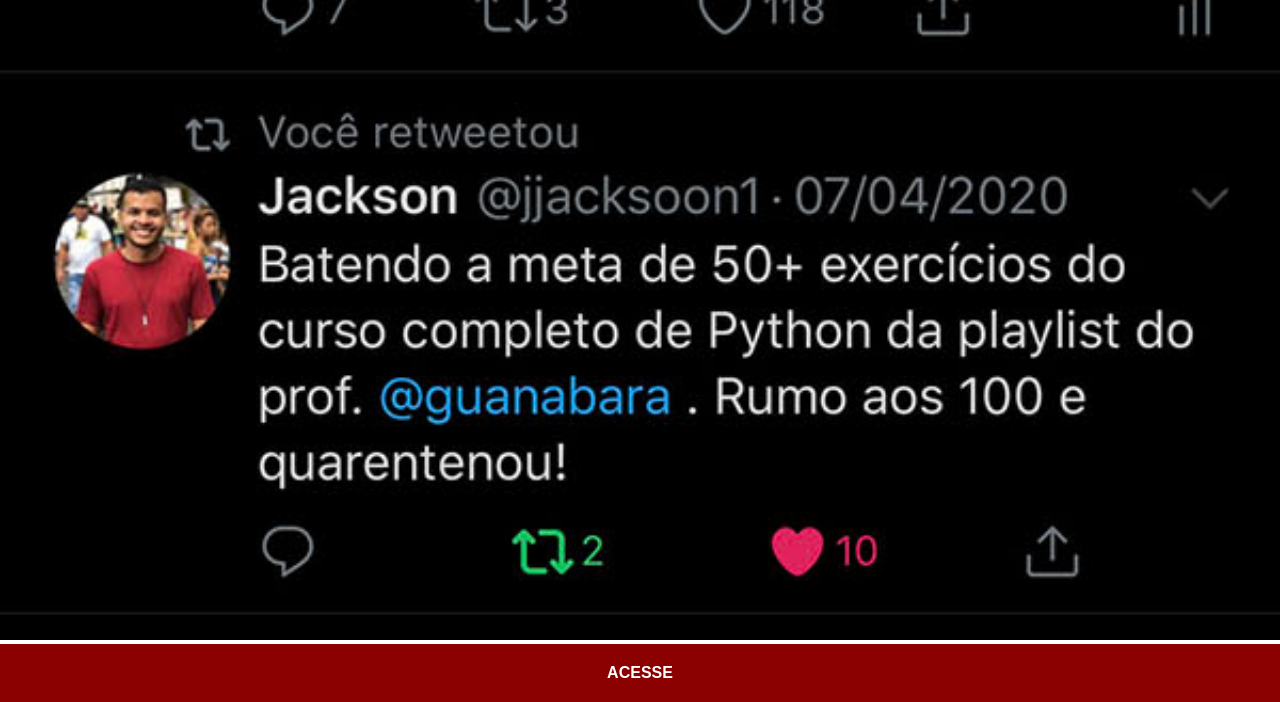
<file: twitter.html>
<!DOCTYPE html>
<html lang="pt-br">
<head>
    <meta charset="UTF-8">
    <meta name="viewport" content="width=device-width, initial-scale=1.0">
    <title>Twitter</title>
    <link rel="stylesheet" href="estilos/social.css">
</head>
<body>
    <img src="imagens/tela-twitter.jpg" alt="Twitter">
    <a href="#" target="_blank">ACESSE</a>    
</body>
</html>
</file>
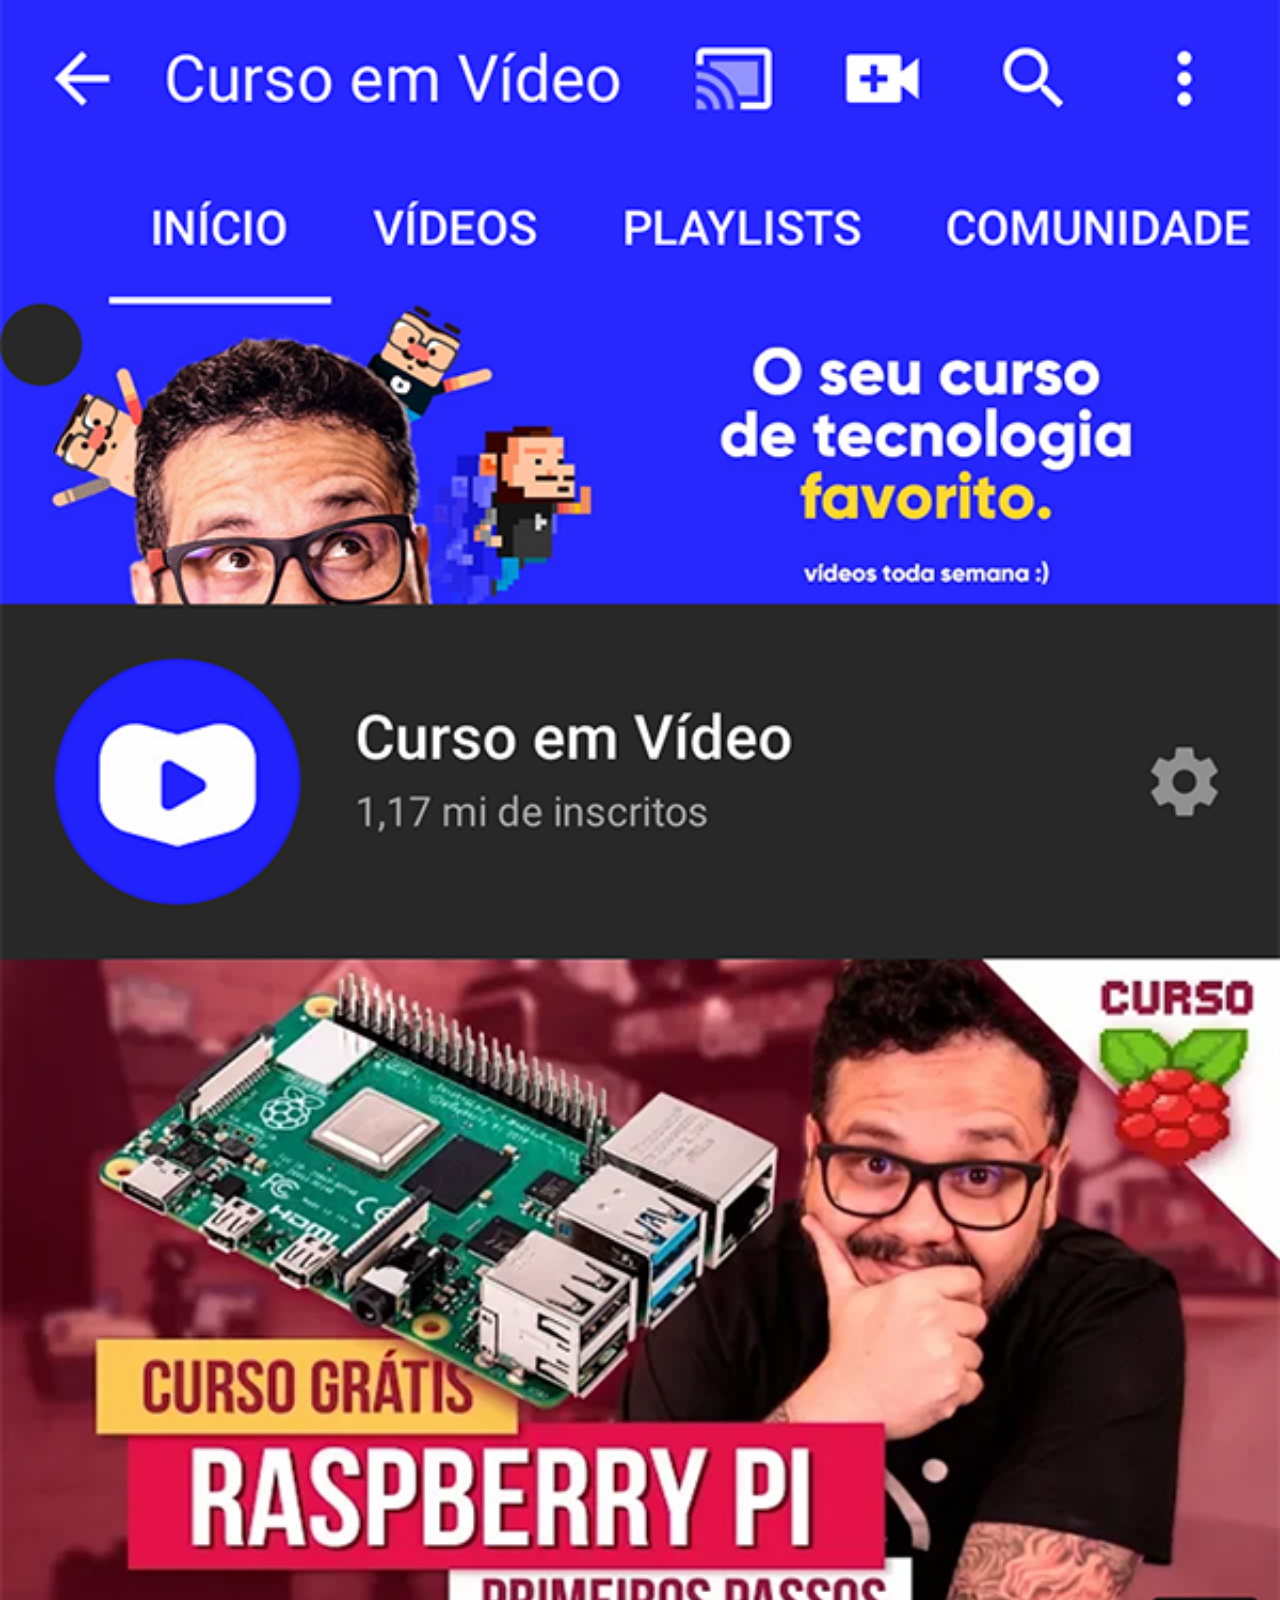
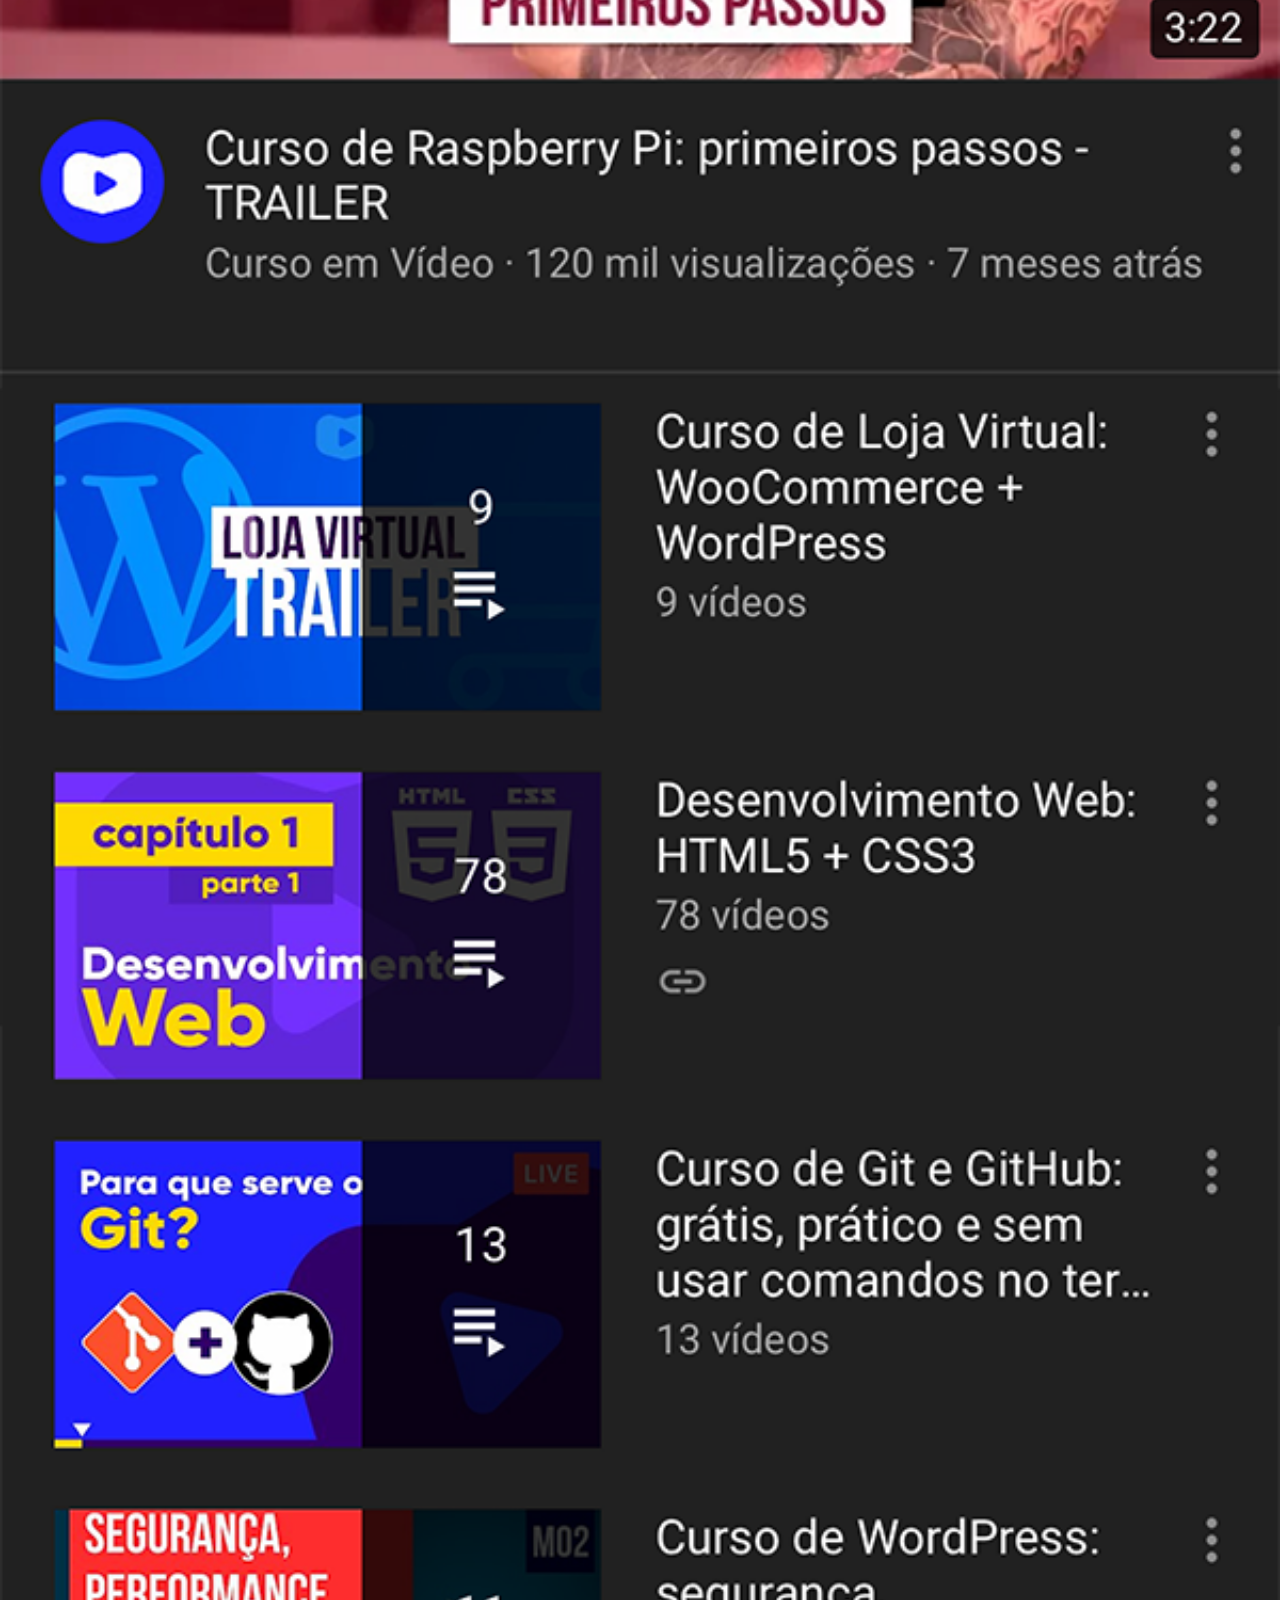
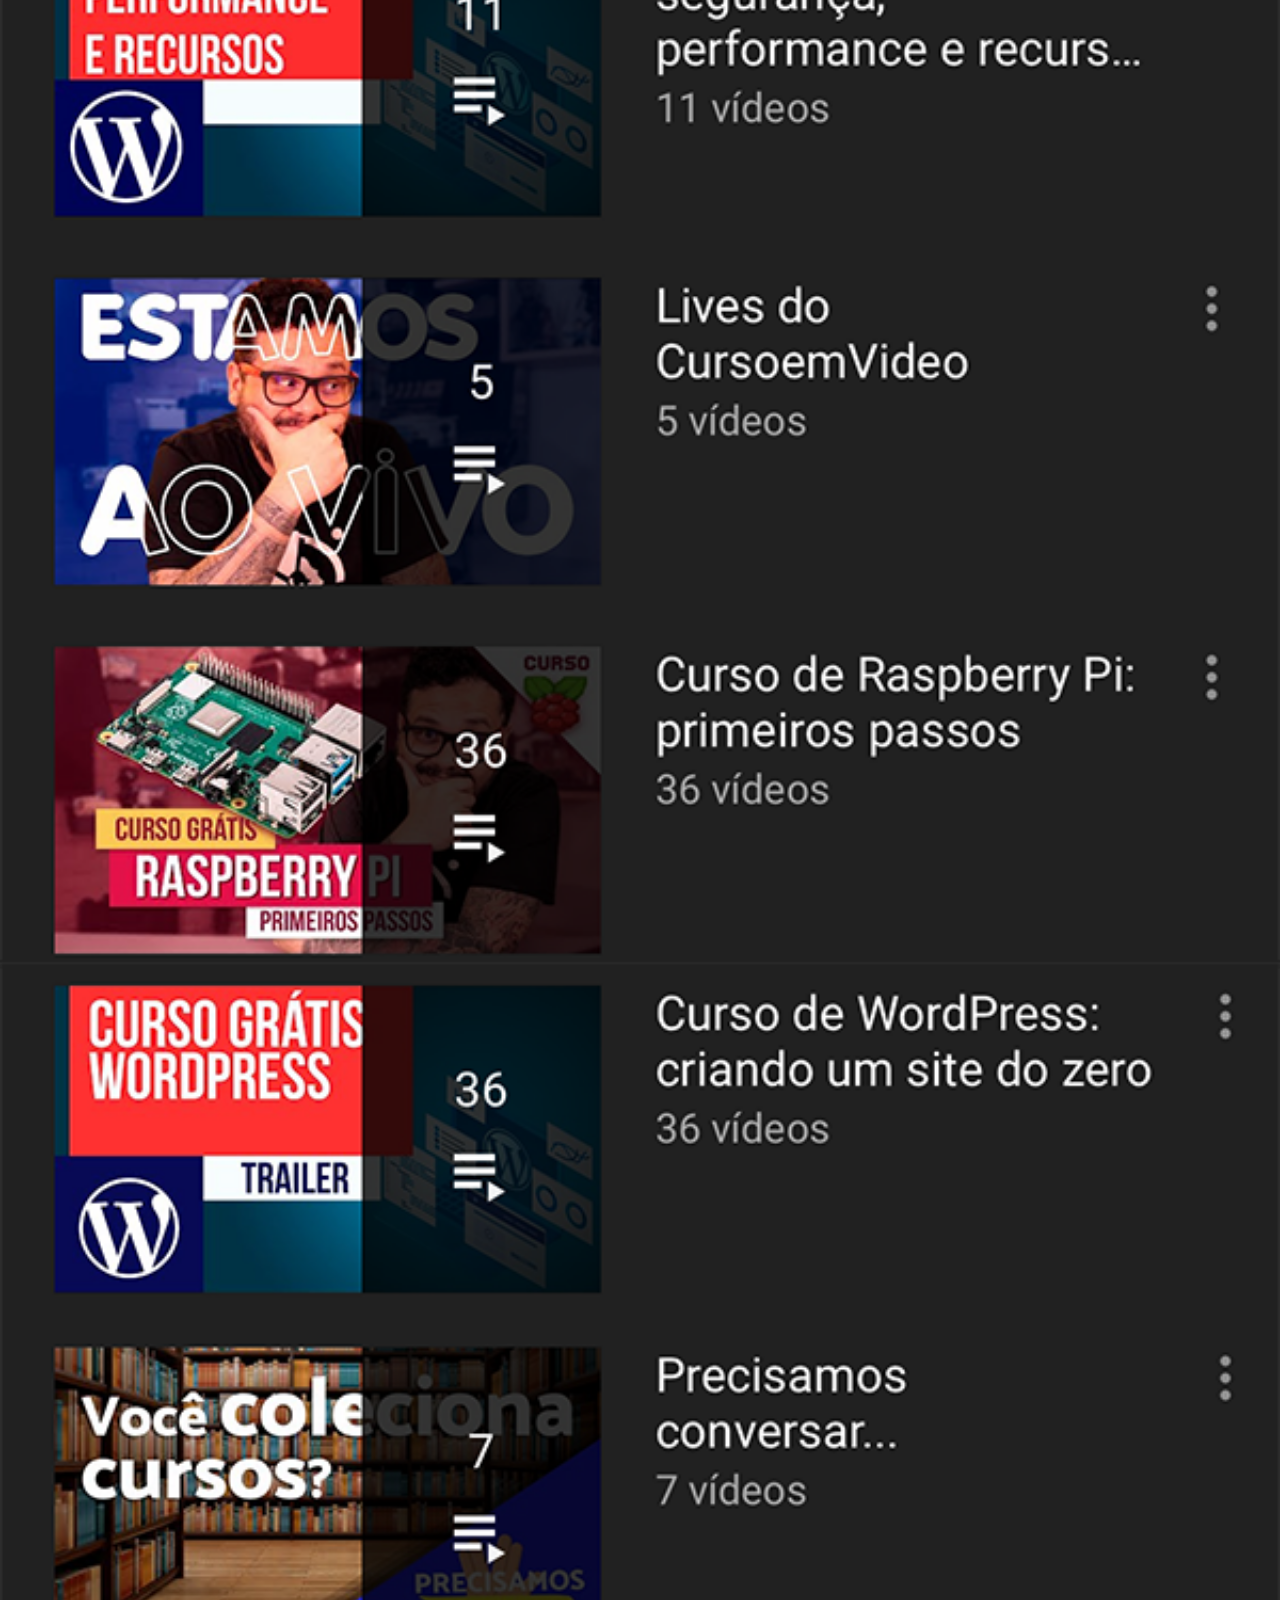
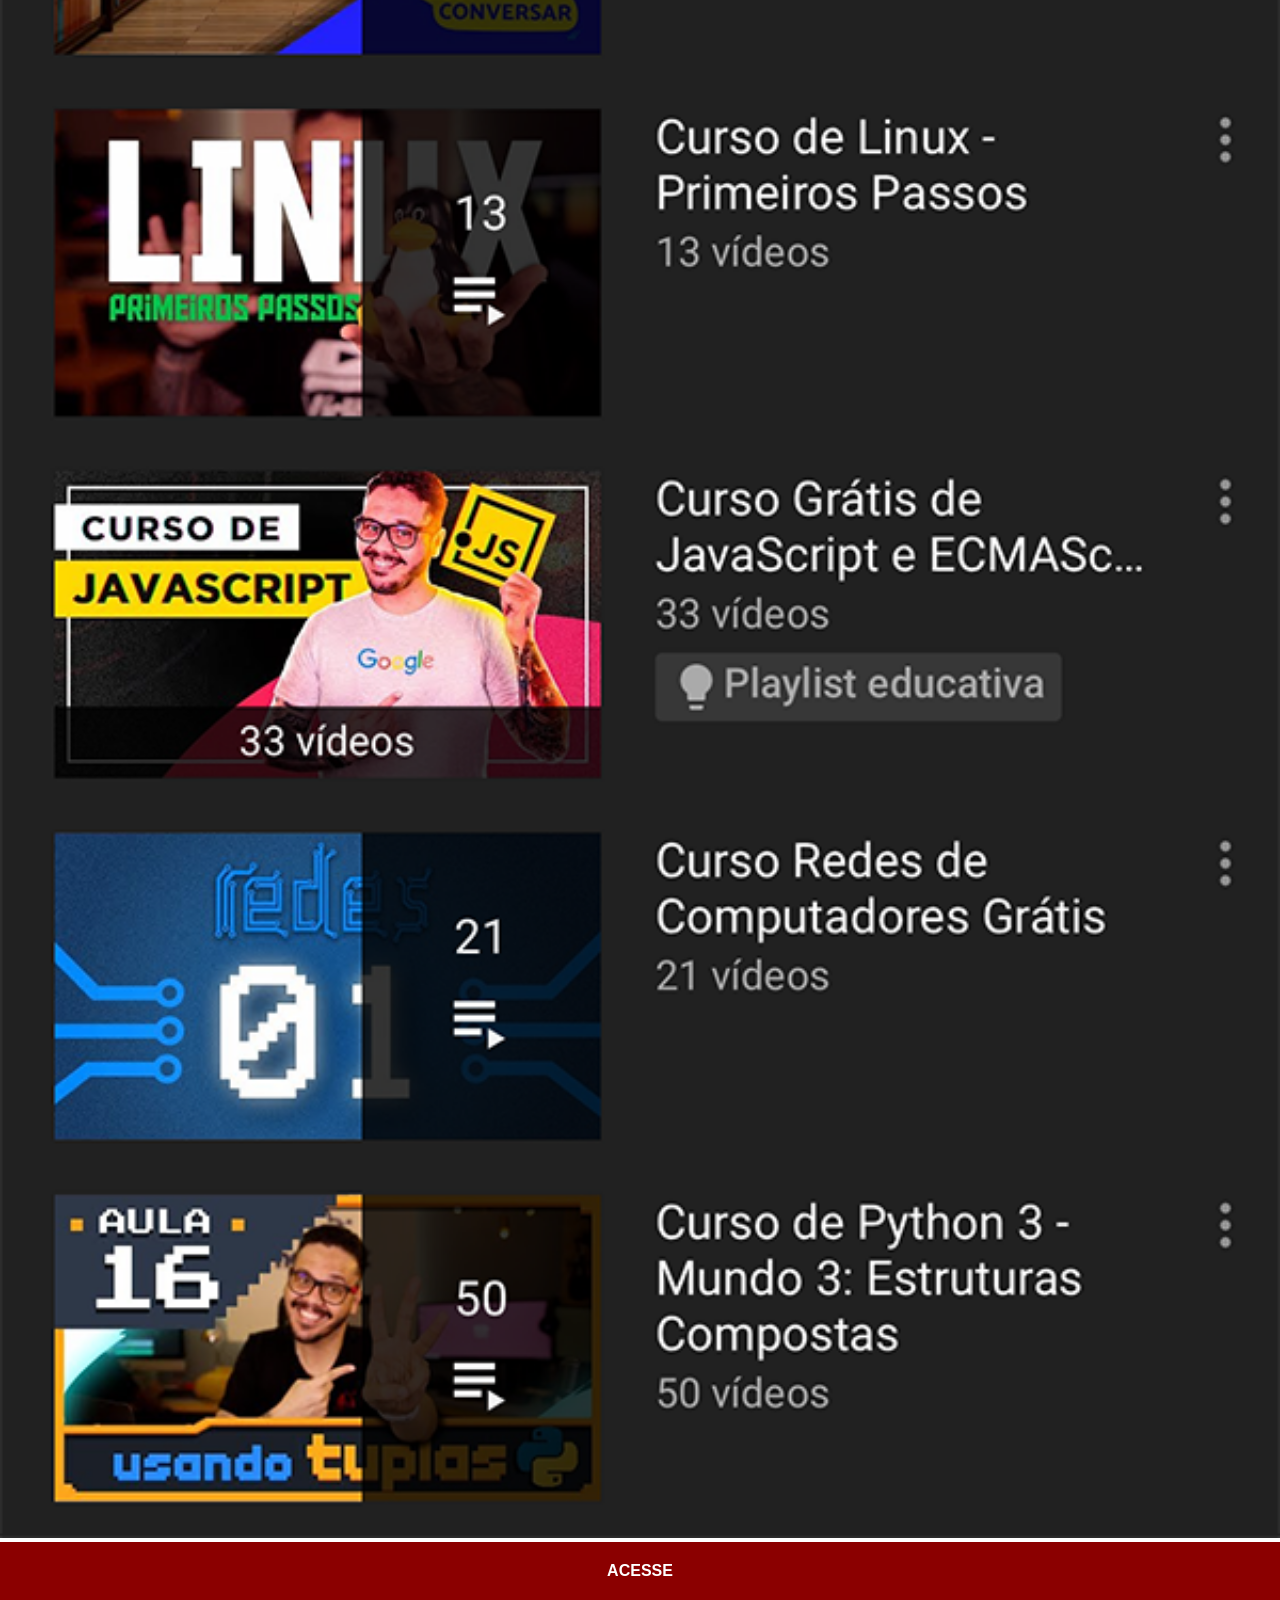
<file: youtube.html>
<!DOCTYPE html>
<html lang="pt-br">
<head>
    <meta charset="UTF-8">
    <meta name="viewport" content="width=device-width, initial-scale=1.0">
    <title>YouTube</title>
    <link rel="stylesheet" href="estilos/social.css">
</head>
<body>
    <img src="imagens/tela-youtube.png" alt="YouTube">
    <a href="https://www.youtube.com/user/cursoemvideo/playlists" target="_blank">ACESSE</a>    
</body>
</html>
</file>
<file: estilos/style.css>
@charset "UTF-8";

* {
    margin: 0px;
    padding: 0px;
    font-family: Arial, Helvetica, sans-serif;
}
html, body {
    height: 100vh;
    width: 100vw;
    background-color: black;
}
body {
    background: url('../imagens/fundo-madeira.jpg') no-repeat top center;
    background-size: cover;
    background-attachment: fixed;
}
main {
    position: relative;
    height: 100vh;
}
section#telefone {
    position: absolute;
    top: 50%;
    left: 50%;
    transform: translate(-50%, -50%);
    height: 627px;
    width: 311px;
    background: url('../imagens/frame-iphone.png') no-repeat;
}
iframe#tela {
    position: relative;
    top: 80px;
    left: 22px;
    width: 267px;
    height: 471px;
}
section#redes-sociais {
    text-align: right;
}
section#redes-sociais img {
    width: 50px;
    margin: 10px;
    border-radius: 50%;
    box-shadow: 2px 2px 5px rgba(0, 0, 0, 0.400);
    box-sizing: border-box;
}
section#redes-sociais img:hover {
    border: 2px solid rgba(255, 255, 255, 0.637);
    transform: translate(-3px, -3px);
    box-shadow: 5px 5px 10px rgba(0, 0, 0, 0.623);
    transition: transform .3s, border 1s;
}
</file>
<file: estilos/social.css>
@charset "UTF-8";

* {
    margin: 0px;
    padding: 0px;
    font-family: Arial, Helvetica, sans-serif;
    }
::-webkit-scrollbar {
    width: 0px;
    height: 0px;
    }
img {
    width: 100vw;
    }
a {
    display: block;
    background-color: darkred;
    color: white;
    padding: 20px;
    text-align: center;
    font-weight: bolder;
    text-decoration: none;
    }
a:hover {
    background-color: red;
    }
</file>
